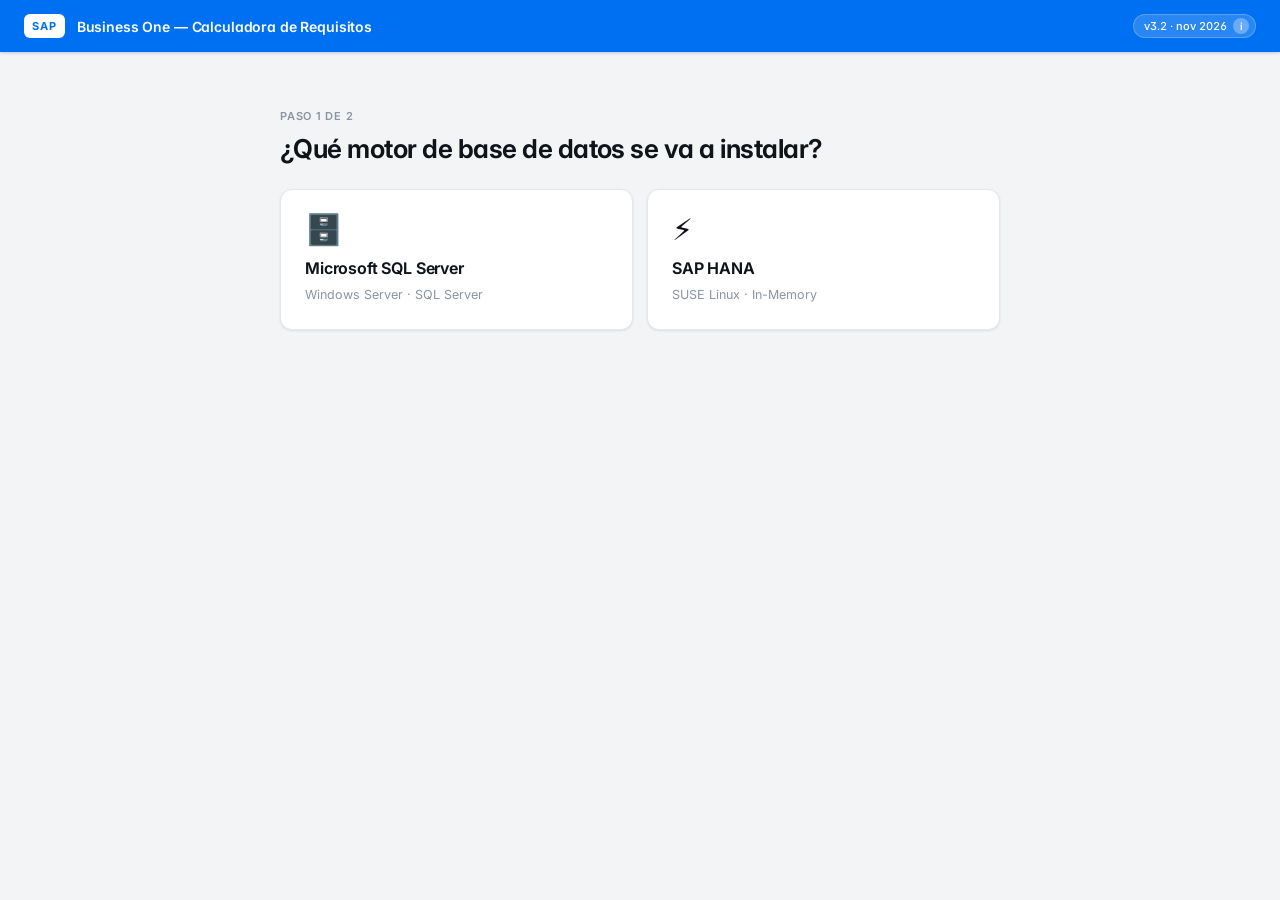
<file: index.html>
<!DOCTYPE html>
<html lang="es">
<head>
<meta charset="UTF-8">
<meta name="viewport" content="width=device-width,initial-scale=1.0">
<title>SAP Business One — Calculadora de Requisitos</title>
<link href="https://fonts.googleapis.com/css2?family=Inter:wght@300;400;500;600;700&display=swap" rel="stylesheet">
<link rel="icon" type="image/svg+xml" href="data:image/svg+xml,<svg xmlns='http://www.w3.org/2000/svg' viewBox='0 0 108 108'><rect width='108' height='108' rx='24' fill='%230F1419'/><g transform='translate(54 54) scale(1.4) translate(-64 -64)'><path d='M36,62 C36,48 44,40 54,40 C64,40 72,48 72,62 L72,82 Q67.5,76 63,82 Q58.5,88 54,82 Q49.5,76 45,82 Q40.5,88 36,82 Z' fill='%23F8FAFC'/><ellipse cx='49' cy='57' rx='2.6' ry='3.6' fill='%230F1419'/><ellipse cx='59' cy='57' rx='2.6' ry='3.6' fill='%230F1419'/><path d='M82,48 Q83,54 89,55 Q83,56 82,62 Q81,56 75,55 Q81,54 82,48 Z' fill='%23FBBF24'/><path d='M76,69 v13 a8,3 0 0 0 16,0 v-13 a8,3 0 0 0 -16,0 Z' fill='%230070F2'/><path d='M76,69 a8,3 0 0 0 16,0 M76,75.5 a8,3 0 0 0 16,0' fill='none' stroke='%23F8FAFC' stroke-width='1.4' stroke-linecap='round'/></g></svg>">
<meta name="theme-color" content="#0070f2">
<link rel="stylesheet" href="styles.css?v=3.2"><!-- ?v=: subirlo en cada versión para que el navegador no use la copia vieja -->
</head>
<body class="wz-open">
<div class="shell">
  <div class="shell-logo">SAP</div>
  <div class="shell-title">Business One — Calculadora de Requisitos</div>
  <div class="shell-ver">v3.2 · nov 2026<span class="info-ico" onmouseenter="positionTip(this)">i<span class="tip">Matrices de compatibilidad SAP: Platform Support Matrix v1.38 (SQL, 2026-06-16) y v1.42 (HANA, 2026-08-28). Avisos EDS/ETS según SAP Notes 3644378 y 3743696. FP 2608 marcado como lanzado. SLES 15 SP5/SP6 marcados fuera de soporte general (SP7 vigente). Buffer Pool SQL configurable agregado 2026-10-23. Versiones de SQL Server 2019 y anteriores marcadas como fuera de distribución. Rediseño visual (v2.4, 2026-11-06): estilos, jerarquía, estados y favicon; cálculos sin cambios. v3.0 (2026-11-09): pantalla de bienvenida (motor y tipo de instalación), botón Generar informe, estilos y lógica en archivos aparte; cálculos sin cambios. v3.1 (2026-11-09): el informe se descarga en Word (formato Informe de revisión); cálculos sin cambios. v3.2 (2026-11-09): el informe toma cliente y tipo de servidor del cálculo, indica la versión de SQL Server a instalar y el estado de licencias de Microsoft; cálculos sin cambios.</span></span></div>
</div>

<!-- BIENVENIDA (v3.0): paso 1 motor, paso 2 tipo de instalación. Lógica en app.js, sección BIENVENIDA E INFORME -->
<section class="welcome" id="welcome" data-step="1">
  <div class="wz-step" data-n="1">
    <p class="wz-kicker">Paso 1 de 2</p>
    <h1 class="wz-title">¿Qué motor de base de datos se va a instalar?</h1>
    <div class="wz-cards">
      <button class="wz-card" onclick="wizDB('sql')">
        <span class="wz-ico">🗄️</span><span class="wz-name">Microsoft SQL Server</span><span class="wz-sub">Windows Server · SQL Server</span>
      </button>
      <button class="wz-card" onclick="wizDB('hana')">
        <span class="wz-ico">⚡</span><span class="wz-name">SAP HANA</span><span class="wz-sub">SUSE Linux · In-Memory</span>
      </button>
    </div>
  </div>
  <div class="wz-step" data-n="2">
    <p class="wz-kicker">Paso 2 de 2 · <span id="wz-db-lbl">Microsoft SQL Server</span></p>
    <h1 class="wz-title">¿Es una instalación nueva o una actualización?</h1>
    <div class="wz-cards">
      <button class="wz-card" onclick="wizTipo('nueva')">
        <span class="wz-ico">🆕</span><span class="wz-name">Instalación nueva</span><span class="wz-sub">Sin base de datos existente. Se dimensiona por usuarios.</span>
      </button>
      <button class="wz-card" onclick="wizTipo('actualizacion')">
        <span class="wz-ico">🔄</span><span class="wz-name">Actualización</span><span class="wz-sub">Ya hay una base de datos. Se dimensiona sobre su tamaño real.</span>
      </button>
    </div>
    <button class="wz-back" onclick="wizBack()">← Cambiar motor</button>
  </div>
</section>

<div class="app">
<aside class="panel">
  <div class="panel-hdr"><div class="panel-hdr-title">⚙ Configuración</div></div>

  <div class="ps">
    <div class="plbl">Motor de base de datos</div>
    <div class="db-row">
      <button class="db-btn active" id="btn-sql" onclick="selectDB('sql')">
        <span class="db-icon">🗄️</span><span class="db-name">MS SQL</span><span class="db-sub">SQL Server</span>
      </button>
      <button class="db-btn" id="btn-hana" onclick="selectDB('hana')">
        <span class="db-icon">⚡</span><span class="db-name">SAP HANA</span><span class="db-sub">In-Memory</span>
      </button>
    </div>
  </div>

  <div class="ps">
    <div class="plbl">Feature Package</div>
    <div class="fp-list" id="fp-list"></div>
  </div>

  <div class="ps">
    <div class="plbl">Tipo de despliegue del App Server</div>
    <div class="dep-row">
      <button class="dep-btn active" data-val="onpremise" onclick="selectDeploy('onpremise')">On-Premise</button>
      <button class="dep-btn" data-val="citrix"    onclick="selectDeploy('citrix')">Citrix/WTS</button>
      <button class="dep-btn" data-val="virtual"   onclick="selectDeploy('virtual')">Virtualizado</button>
    </div>
  </div>

  <!-- CONEXIÓN CLIENTE -->
  <div class="ps">
    <div class="plbl">Arquitectura de conexión cliente</div>
    <div class="con-row">
      <button class="con-btn active" id="con-appserver" onclick="selectConexion('appserver')">
        <span class="con-icon">🖥️→🖧</span>
        <span>Vía App Server</span>
        <span style="font-size:9px;color:var(--t3)">SAP en App Server</span>
      </button>
      <button class="con-btn" id="con-pcusuario" onclick="selectConexion('pcusuario')">
        <span class="con-icon">💻→🗄️</span>
        <span>PC de Usuario</span>
        <span style="font-size:9px;color:var(--t3)">SAP instalado local</span>
      </button>
    </div>
    <div class="con-hint" id="con-hint">
      Todos los usuarios conectan al App Server. La RAM del App Server escala con el número de usuarios.
    </div>
  </div>

  <!-- usuarios App Server cuando es mixto -->
  <div class="ps" id="appserver-users-section" style="display:none">
    <div class="plbl">Usuarios via App Server</div>
    <div class="dim-block">
      <div class="dim-row">
        <span class="dim-lbl">Usuarios que conectan por App Server</span>
        <select class="dim-sel" id="sel-users-app" onchange="setUsersApp(this.value)">
          <option value="1">1 usuario</option>
          <option value="2">2 usuarios</option>
          <option value="3" selected>3 usuarios</option>
          <option value="4">4 usuarios</option>
          <option value="5">5 usuarios</option>
          <option value="6">6 usuarios</option>
          <option value="7">7 usuarios</option>
          <option value="8">8 usuarios</option>
          <option value="10">10 usuarios</option>
        </select>
        <div class="dim-hint">Típicamente admin/técnicos. El resto conecta directamente desde su PC.</div>
      </div>
    </div>
  </div>

  <!-- Tipo instalación -->
  <div class="ps">
    <div class="plbl">Tipo de instalación</div>
    <div class="tipo-row">
      <button class="tipo-btn active" id="tipo-nueva" onclick="selectTipo('nueva')">🆕 Nueva</button>
      <button class="tipo-btn" id="tipo-act"   onclick="selectTipo('actualizacion')">🔄 Actualización</button>
    </div>
    <div class="tipo-hint" id="tipo-hint">Sin BD existente. Disco y RAM estimados por usuarios.</div>
  </div>

  <!-- Dimensionamiento -->
  <div class="ps">
    <div class="plbl">Dimensionamiento</div>
    <div class="dim-block">
      <div class="dim-row">
        <span class="dim-lbl">Total usuarios concurrentes SAP</span>
        <select class="dim-sel" id="sel-users" onchange="setUsers(this.value)">
          <option value="1">1 usuario</option>
          <option value="3">3 usuarios</option>
          <option value="5">5 usuarios</option>
          <option value="10" selected>10 usuarios</option>
          <option value="15">15 usuarios</option>
          <option value="20">20 usuarios</option>
          <option value="25">25 usuarios</option>
          <option value="30">30 usuarios</option>
          <option value="40">40 usuarios</option>
          <option value="50">50 usuarios</option>
          <option value="60">60 usuarios</option>
          <option value="70">70 usuarios</option>
          <option value="80">80 usuarios</option>
          <option value="100">100 usuarios</option>
          <option value="120">120 usuarios</option>
          <option value="150">150 usuarios</option>
        </select>
      </div>
      <div class="dim-row">
        <span class="dim-lbl">Add-ons instalados</span>
        <select class="dim-sel" id="sel-addons" onchange="setAddons(this.value)">
          <option value="0" selected>0 add-ons</option>
          <option value="1">1 add-on</option>
          <option value="2">2 add-ons</option>
          <option value="3">3 add-ons</option>
          <option value="4">4 add-ons</option>
          <option value="5">5 add-ons</option>
          <option value="6">6 add-ons</option>
          <option value="7">7 add-ons</option>
          <option value="8">8 add-ons</option>
        </select>
      </div>
      <div id="dbsize-row" style="display:none">
        <div class="dim-row">
          <span class="dim-lbl">Tamaño actual de BD (GB)</span>
          <div class="dim-num-wrap">
            <input type="number" class="dim-num" id="inp-dbsize" min="10" max="20000" step="10" value="100"
              oninput="setDBSize(this.value)" onblur="fixDBSize(this)">
            <span class="dim-unit">GB</span>
          </div>
          <div class="dim-hint" id="dbsize-hint">Ingresa el tamaño actual. Proyectar crecimiento a 5 años.</div>
        </div>
      </div>
      <div id="bufferpool-row" style="display:none">
        <div class="dim-row">
          <span class="dim-lbl">% Buffer Pool (RAM dedicada a caché SQL)</span>
          <div class="buf-row">
            <button class="buf-btn" id="buf-25" onclick="selectBufferPct(25)">25%<br><span style="font-weight:400">Mínimo</span></button>
            <button class="buf-btn active" id="buf-40" onclick="selectBufferPct(40)">40%<br><span style="font-weight:400">Recomendado</span></button>
            <button class="buf-btn" id="buf-60" onclick="selectBufferPct(60)">60%<br><span style="font-weight:400">Alto rend.</span></button>
          </div>
          <div class="dim-hint">Entre menos % dejes, más lecturas va a disco. 40% es el equilibrio recomendado para producción.</div>
        </div>
      </div>
    </div>
  </div>
</aside>

<main class="main">
  <div class="toolbar">
    <button class="tb-btn" onclick="goHome()">← Inicio</button>
    <button class="tb-btn primary" onclick="openReport()">Generar informe</button>
  </div>
  <div id="main"></div>
</main>
</div>

<!-- Datos del informe (v3.1, ajustes v3.2): se descarga en Word -->
<dialog class="dlg" id="dlg-informe" aria-labelledby="dlg-t">
  <form onsubmit="return descargarInforme(event)">
    <h2 class="dlg-title" id="dlg-t">Generar informe</h2>
    <p class="dlg-sub">Informe de revisión en Word, con la configuración y los resultados que ves en pantalla. Solo texto.</p>
    <label class="dlg-lbl" for="inf-cliente">Nombre del cliente <span class="dlg-opt">(es también a quien va dirigido el informe)</span></label>
    <input class="dim-num" id="inf-cliente" required maxlength="120" autocomplete="off">
    <div class="dlg-two">
      <div><label class="dlg-lbl" for="inf-fecha">Fecha de revisión</label><input class="dim-num" type="date" id="inf-fecha" required></div>
      <div><label class="dlg-lbl" for="inf-tiempo">Tiempo de la actividad <span class="dlg-opt">(opcional · texto)</span></label><input class="dim-num" id="inf-tiempo" maxlength="40" placeholder="Ej.: 1 hora" autocomplete="off" aria-describedby="inf-tiempo-h"><span class="dlg-hint" id="inf-tiempo-h">Texto libre con su unidad: «1 hora», «90 minutos».</span></div>
    </div>
    <p class="dlg-lbl">Servidores</p>
    <p class="dlg-fixed" id="inf-srv"></p>
    <p class="dlg-lbl">Participantes de la revisión</p>
    <div id="inf-parts"></div>
    <button type="button" class="tb-btn part-add" onclick="addPart()">+ Agregar participante</button>
    <label class="dlg-lbl" for="inf-consid">Consideraciones <span class="dlg-opt">(opcional, una por línea)</span></label>
    <textarea class="dim-num dlg-ta" id="inf-consid" rows="3" maxlength="2000"></textarea>
    <label class="dlg-lbl" for="inf-compr">Compromisos <span class="dlg-opt">(opcional, uno por línea)</span></label>
    <textarea class="dim-num dlg-ta" id="inf-compr" rows="3" maxlength="2000"></textarea>
    <div class="dlg-actions">
      <button type="button" class="tb-btn" onclick="document.getElementById('dlg-informe').close()">Cancelar</button>
      <button type="submit" class="tb-btn primary">Descargar Word</button>
    </div>
  </form>
</dialog>
<script src="app.js?v=3.2"></script>
</body>
</html>
</file>
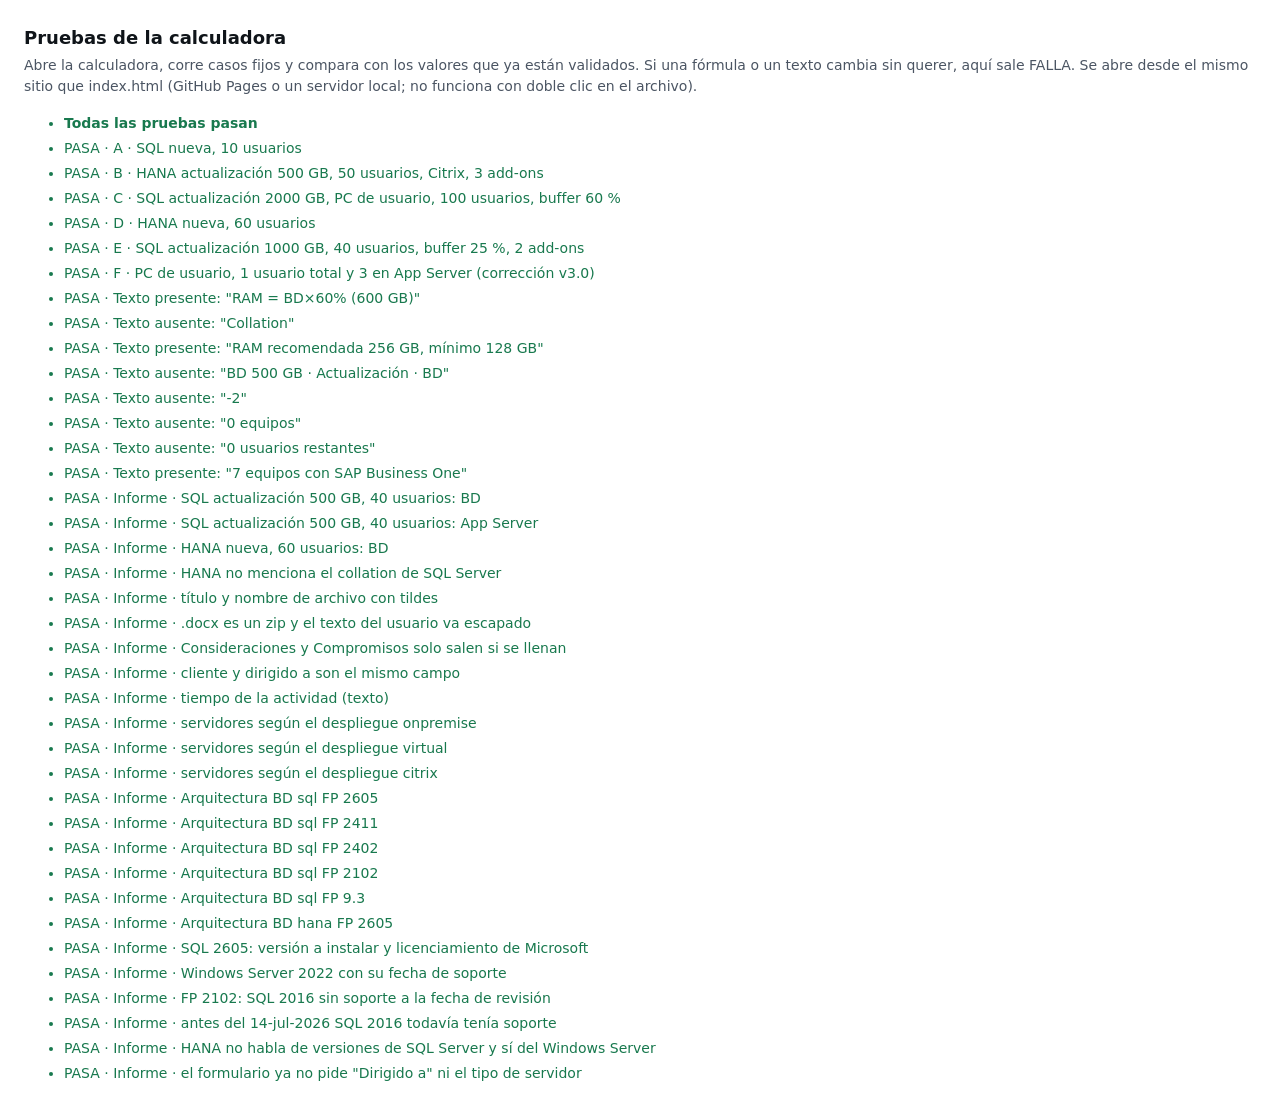
<file: pruebas.html>
<!DOCTYPE html>
<html lang="es">
<head>
<meta charset="UTF-8">
<meta name="viewport" content="width=device-width,initial-scale=1.0">
<title>Pruebas de la calculadora</title>
<style>
  body{font:14px/1.5 system-ui,'Segoe UI',Arial,sans-serif;margin:24px;color:#0f1419;background:#fff}
  h1{font-size:18px;margin:0 0 4px}
  p{margin:0 0 16px;color:#4b5563}
  li{margin:4px 0}
  .ok{color:#18794e}.ko{color:#c42b2b;font-weight:600}
  iframe{display:none}
</style>
</head>
<body>
<h1>Pruebas de la calculadora</h1>
<p>Abre la calculadora, corre casos fijos y compara con los valores que ya están validados. Si una fórmula o un texto cambia sin querer, aquí sale FALLA. Se abre desde el mismo sitio que index.html (GitHub Pages o un servidor local; no funciona con doble clic en el archivo).</p>
<ul id="out"><li>Corriendo…</li></ul>
<iframe id="app" src="index.html"></iframe>
<script>
// Valores validados (v2.3 a v3.2, 2026-11-09). Cambiarlos solo cuando Ghost apruebe un cambio de fórmula.
const BASE={db:'sql',fp:'2605',deploy:'onpremise',users:10,usersApp:3,addons:0,dbsize:100,bufferPct:40,tipo:'nueva',conexion:'appserver'};
const CASOS={
  'A · SQL nueva, 10 usuarios':{s:{},app:{recRAM:40,minRAM:24,cores:2,usersOnApp:10},db:{recRAM:32,minRAM:20,cores:4,dTotal:450,dData:100,dLog:30}},
  'B · HANA actualización 500 GB, 50 usuarios, Citrix, 3 add-ons':{s:{db:'hana',users:50,deploy:'citrix',addons:3,tipo:'actualizacion',dbsize:500},app:{recRAM:104,minRAM:68,cores:10,usersOnApp:50},db:{recRAM:768,minRAM:640,cores:20,dTotal:4500,dData:1500,dLog:500}},
  'C · SQL actualización 2000 GB, PC de usuario, 100 usuarios, buffer 60 %':{s:{conexion:'pcusuario',users:100,deploy:'virtual',tipo:'actualizacion',dbsize:2000,bufferPct:60},app:{recRAM:24,minRAM:16,cores:2,usersOnApp:3},db:{recRAM:1280,minRAM:560,cores:18,dTotal:8850,dData:3000,dLog:1000}},
  'D · HANA nueva, 60 usuarios':{s:{db:'hana',users:60},app:{recRAM:136,minRAM:88,cores:10,usersOnApp:60},db:{recRAM:256,minRAM:128,cores:20,dTotal:2000,dData:500,dLog:400}},
  'E · SQL actualización 1000 GB, 40 usuarios, buffer 25 %, 2 add-ons':{s:{tipo:'actualizacion',dbsize:1000,bufferPct:25,users:40,addons:2},app:{recRAM:112,minRAM:72,cores:8,usersOnApp:40},db:{recRAM:288,minRAM:288,cores:4,dTotal:4450,dData:1500,dLog:500}},
  'F · PC de usuario, 1 usuario total y 3 en App Server (corrección v3.0)':{s:{conexion:'pcusuario',users:1},app:{recRAM:16,minRAM:12,cores:2,usersOnApp:1},db:{recRAM:24,minRAM:16,cores:4,dTotal:450,dData:100,dLog:30}},
};
// Textos que se corrigieron en v3.0: [caso, texto que debe aparecer (true) o no aparecer (false)]
const TEXTOS=[
  [{tipo:'actualizacion',dbsize:1000,bufferPct:60},'RAM = BD×60% (600 GB)',true],
  [{db:'hana'},'Collation',false],
  [{db:'hana',users:60},'RAM recomendada 256 GB, mínimo 128 GB',true],
  [{db:'hana',tipo:'actualizacion',dbsize:500},'BD 500 GB · Actualización · BD',false],
  [{conexion:'pcusuario',users:1},'-2',false],
  [{conexion:'pcusuario',users:3,usersApp:3},'0 equipos',false],
  [{conexion:'pcusuario',users:3,usersApp:3},'0 usuarios restantes',false],
  [{conexion:'pcusuario',users:10,usersApp:3},'7 equipos con SAP Business One',true],
];
document.getElementById('app').addEventListener('load',e=>{
  const w=e.target.contentWindow, out=[];
  w.S=w.eval('S'); // S se declara con const en app.js: no es propiedad de window, se toma de su ámbito global
  const linea=(ok,txt)=>out.push(`<li class="${ok?'ok':'ko'}">${ok?'PASA':'FALLA'} · ${txt}</li>`);
  for(const [nombre,c] of Object.entries(CASOS)){
    Object.assign(w.S,BASE,c.s);
    const app=w.calcAppServer(), db=w.S.db==='hana'?w.calcDBHANA():w.calcDBSQL();
    const mal=[...Object.entries(c.app).filter(([k,v])=>app[k]!==v).map(([k,v])=>`App ${k}=${app[k]} (esperado ${v})`),
               ...Object.entries(c.db).filter(([k,v])=>db[k]!==v).map(([k,v])=>`BD ${k}=${db[k]} (esperado ${v})`)];
    linea(!mal.length, nombre+(mal.length?' → '+mal.join(', '):''));
  }
  for(const [s,txt,debe] of TEXTOS){
    Object.assign(w.S,BASE,s); w.render();
    const hay=w.document.getElementById('main').textContent.includes(txt);
    linea(hay===debe,`Texto ${debe?'presente':'ausente'}: "${txt}"`);
  }
  // Informe en Word (v3.1 y v3.2): textos con cifras de la calculadora y archivo .docx
  const FORM={cliente:'Cliente X',fecha:'2026-11-09',tiempo:'',participantes:[{n:'A',c:'B',e:'C'}],consideraciones:'',compromisos:''};
  const fila=(d,i,k)=>(d.bloques[i].filas.find(r=>r[0]===k)||[])[1];
  const eq=(nombre,real,esperado)=>linea(real===esperado,'Informe · '+nombre+(real===esperado?'':' → '+real+' (esperado '+esperado+')'));
  Object.assign(w.S,BASE,{tipo:'actualizacion',dbsize:500,users:40,bufferPct:40});
  let d=w.buildReportData(FORM);
  eq('SQL actualización 500 GB, 40 usuarios: BD',[fila(d,0,'RAM'),fila(d,0,'Capacidad de almacenamiento'),fila(d,0,'Procesador')].join(' | '),'256 GB | 2.250 GB | 4 Core');
  eq('SQL actualización 500 GB, 40 usuarios: App Server',[fila(d,1,'RAM'),fila(d,1,'Procesador'),fila(d,1,'Capacidad de almacenamiento')].join(' | '),'16 GB sin usuarios RDP / 96 GB con usuarios RDP | 2 Core sin usuarios RDP / 8 Core con usuarios RDP | 100 GB');
  Object.assign(w.S,BASE,{db:'hana',users:60});
  d=w.buildReportData(FORM);
  eq('HANA nueva, 60 usuarios: BD',[fila(d,0,'S.O. Base'),fila(d,0,'RAM'),fila(d,0,'Capacidad de almacenamiento')].join(' | '),'SUSE Linux Enterprise Server 15 SP7 | 256 GB | 2.000 GB');
  linea(!d.obs.join(' ').includes('collation'),'Informe · HANA no menciona el collation de SQL Server');
  Object.assign(w.S,BASE);
  d=w.buildReportData({...FORM,cliente:'Peñón & Cía'});
  eq('título y nombre de archivo con tildes',d.titulo+' | '+d.archivo,'INFORME DE REVISIÓN PEÑÓN & CÍA | Informe de revision - Penon Cia - 2026-11-09.docx');
  const txt=x=>new TextDecoder().decode(w.buildDocx(x));
  const bytes=w.buildDocx(w.buildReportData({...FORM,cliente:'<b>X</b>'}));
  const t1=new TextDecoder().decode(bytes);
  linea(bytes[0]===0x50&&bytes[1]===0x4B&&t1.includes('&lt;b&gt;X&lt;/b&gt;')&&!t1.includes('X</b>'),'Informe · .docx es un zip y el texto del usuario va escapado');
  const t2=txt(w.buildReportData(FORM)), t3=txt(w.buildReportData({...FORM,consideraciones:'Uno',compromisos:'Dos'}));
  linea(!t2.includes('Consideraciones')&&!t2.includes('Compromisos')&&t3.includes('6. Consideraciones')&&t3.includes('7. Compromisos'),'Informe · Consideraciones y Compromisos solo salen si se llenan');
  // v3.2: cliente = dirigido a, servidores desde el despliegue, versión de SQL a instalar y licencias de Microsoft
  const info=(d,k)=>(d.info.find(r=>r[0]===k)||[])[1];
  Object.assign(w.S,BASE);
  d=w.buildReportData({...FORM,tiempo:'90 minutos'});
  eq('cliente y dirigido a son el mismo campo',info(d,'Nombre del Cliente (dirigido a)')+' | '+(info(d,'Dirigido a')===undefined),'Cliente X | true');
  eq('tiempo de la actividad (texto)',info(d,'Tiempo de la actividad'),'90 minutos');
  for(const [dep,modelo,virt,act] of [['onpremise','Físico','No','físicos'],['virtual','Virtualizado','Sí','virtualizados'],['citrix','Físico (Citrix/WTS)','No','físicos']]){
    Object.assign(w.S,BASE,{deploy:dep});
    d=w.buildReportData(FORM);
    eq('servidores según el despliegue '+dep,[fila(d,0,'Modelo de Sistema'),fila(d,1,'Modelo de Sistema'),fila(d,0,'Servidor Virtualizado'),d.actividades.includes('servidores '+act)].join(' | '),[modelo,modelo,virt,true].join(' | '));
  }
  for(const [db,fp,esperado] of [['sql','2605','SQL Server 2022'],['sql','2411','SQL Server 2022'],['sql','2402','SQL Server 2019'],['sql','2102','SQL Server 2019'],['sql','9.3','SQL Server 2017'],['hana','2605','SAP HANA']]){
    Object.assign(w.S,BASE,{db,fp});
    eq('Arquitectura BD '+db+' FP '+fp,info(w.buildReportData(FORM),'Arquitectura BD'),esperado);
  }
  Object.assign(w.S,BASE); d=w.buildReportData(FORM); let ob=d.obs.join(' ');
  linea(ob.includes('Versión de SQL Server a instalar: SQL Server 2022')&&ob.includes('Microsoft comercializa hoy solo SQL Server 2025')&&ob.includes('hasta el 11 de enero de 2033')&&ob.includes('consultado el 9 de noviembre de 2026'),'Informe · SQL 2605: versión a instalar y licenciamiento de Microsoft');
  linea(ob.includes('Windows Server 2022 (soporte de Microsoft hasta el 14 de octubre de 2031)'),'Informe · Windows Server 2022 con su fecha de soporte');
  Object.assign(w.S,BASE,{fp:'2102'}); ob=w.buildReportData(FORM).obs.join(' ');
  linea(ob.includes('Ya sin soporte de Microsoft: SQL Server 2016.')&&ob.includes('SQL Server 2019')&&ob.includes('hasta el 8 de enero de 2030'),'Informe · FP 2102: SQL 2016 sin soporte a la fecha de revisión');
  Object.assign(w.S,BASE,{fp:'2102'}); ob=w.buildReportData({...FORM,fecha:'2026-01-10'}).obs.join(' ');
  linea(!ob.includes('Ya sin soporte de Microsoft')&&!ob.includes('SQL Server 2016 (sin'),'Informe · antes del 14-jul-2026 SQL 2016 todavía tenía soporte');
  Object.assign(w.S,BASE,{db:'hana'}); ob=w.buildReportData(FORM).obs.join(' ');
  linea(!ob.includes('Versión de SQL Server a instalar')&&ob.includes('Sistema operativo Windows Server'),'Informe · HANA no habla de versiones de SQL Server y sí del Windows Server');
  linea(w.document.querySelectorAll('#inf-para,#inf-modelo').length===0&&!!w.document.getElementById('inf-srv'),'Informe · el formulario ya no pide "Dirigido a" ni el tipo de servidor');
  const fallas=out.filter(l=>l.includes('FALLA')).length;
  out.unshift(`<li class="${fallas?'ko':'ok'}"><b>${fallas?fallas+' prueba(s) fallan':'Todas las pruebas pasan'}</b></li>`);
  document.getElementById('out').innerHTML=out.join('');
  document.title=(fallas?'FALLA':'PASA')+' · Pruebas de la calculadora';
});
</script>
</body>
</html>
</file>
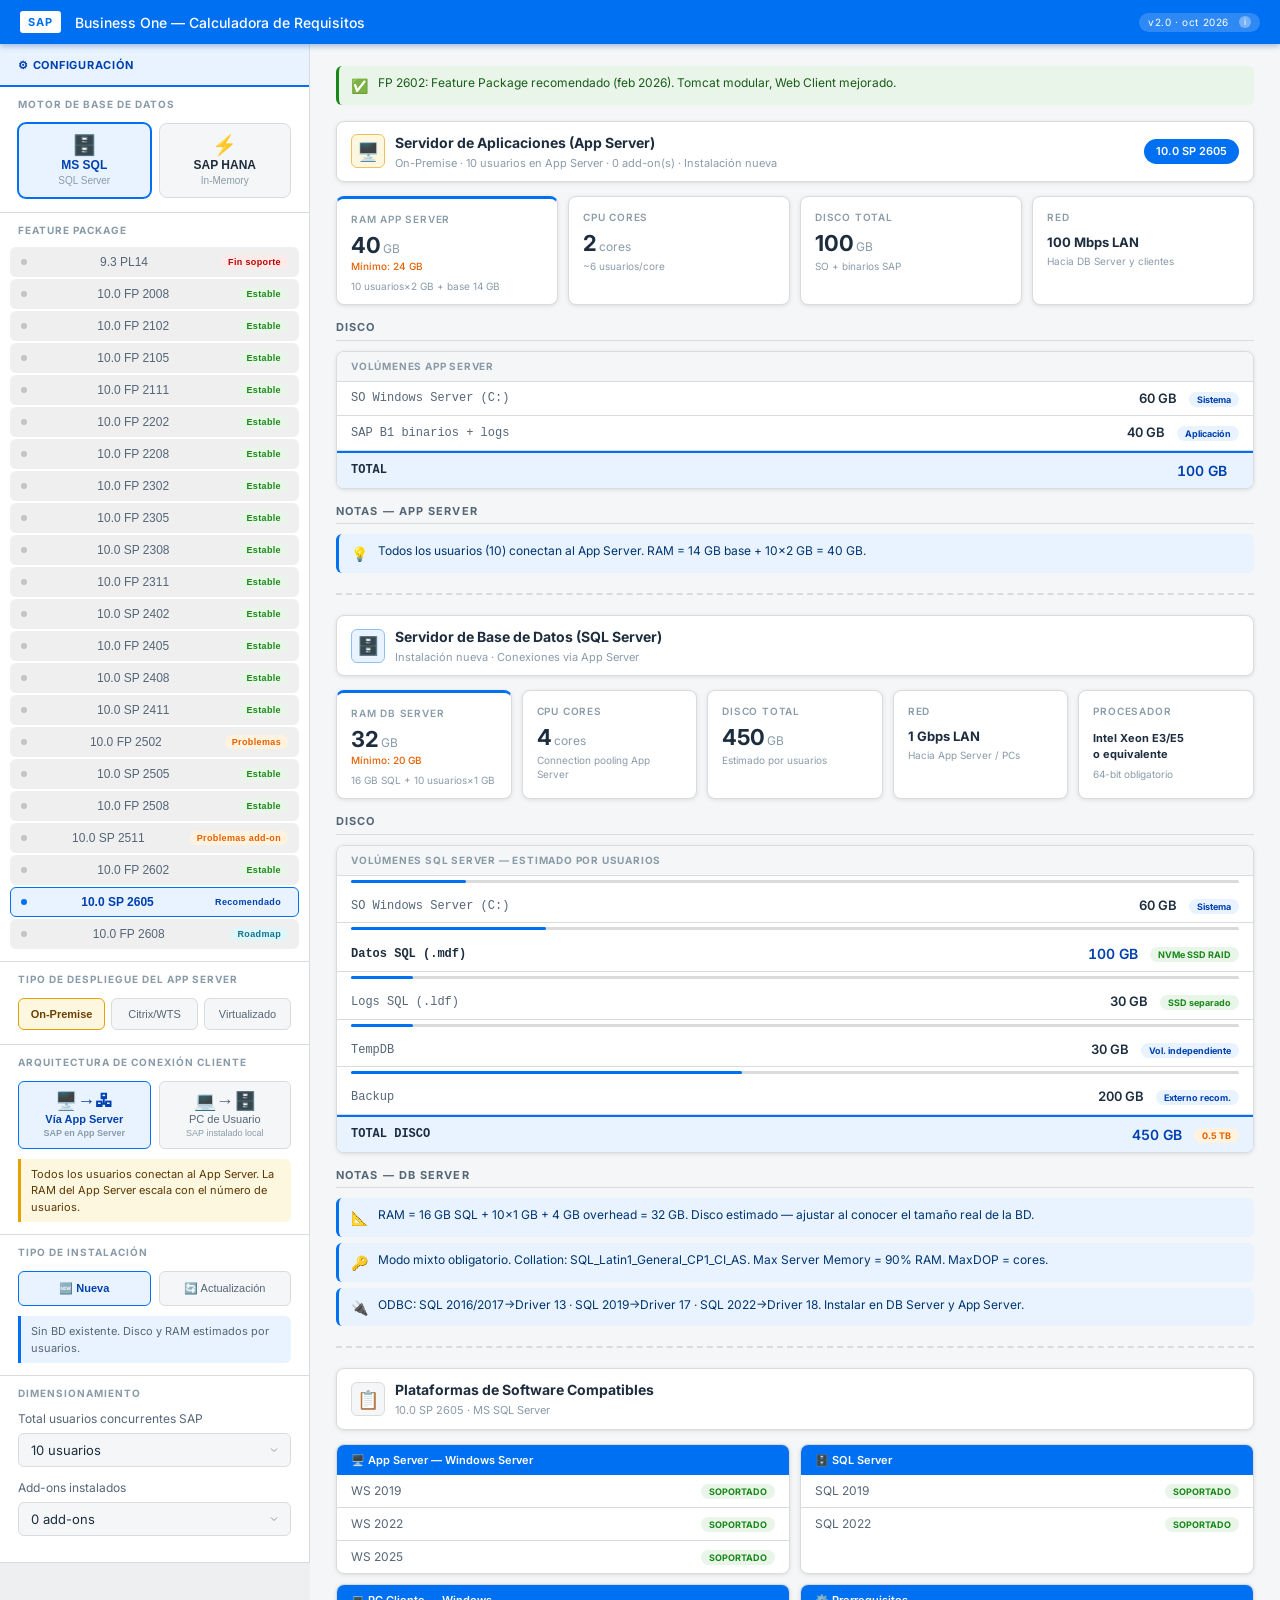
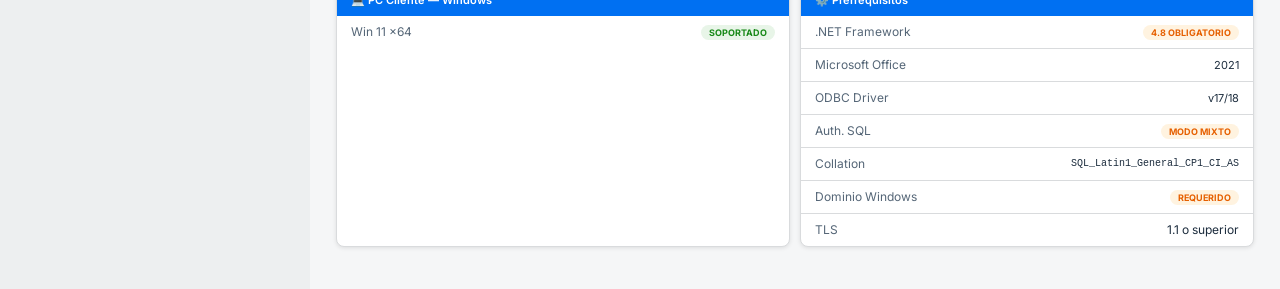
<file: sap_b1_calculator.html>
<!DOCTYPE html>
<html lang="es">
<head>
<meta charset="UTF-8">
<meta name="viewport" content="width=device-width,initial-scale=1.0">
<title>SAP Business One — Calculadora de Requisitos</title>
<link href="https://fonts.googleapis.com/css2?family=Inter:wght@300;400;500;600;700&display=swap" rel="stylesheet">
<style>
*,*::before,*::after{box-sizing:border-box;margin:0;padding:0}
:root{
  --sap:#0070f2;--sap-dk:#0040b0;--sap-lt:#e8f3ff;
  --gold:#e8a000;--gold-bg:#fef7e0;
  --grn:#188918;--grn-bg:#e8f5e8;
  --red:#bb0000;--red-bg:#ffeaea;
  --org:#e66000;--org-bg:#fff3e0;
  --teal:#0e7490;--teal-bg:#e0f5f8;
  --bg0:#edeff0;--bg1:#f5f6f7;--bg2:#fff;
  --bd:#d9dbdd;--bd2:#c2c4c6;
  --t1:#1d2d3e;--t2:#556677;--t3:#8a9ba8;
  --sh1:0 1px 4px rgba(0,0,0,.1);--sh2:0 2px 12px rgba(0,0,0,.12);
  --r:8px;--rs:6px;--f:'Inter',Arial,sans-serif;
}
body{font-family:var(--f);background:var(--bg0);color:var(--t1);font-size:13px;line-height:1.5;min-height:100vh}
.shell{background:var(--sap);height:44px;display:flex;align-items:center;padding:0 20px;gap:14px;box-shadow:0 2px 6px rgba(0,70,160,.35);position:sticky;top:0;z-index:200}
.shell-logo{background:#fff;color:var(--sap);font-size:11px;font-weight:700;letter-spacing:.08em;padding:3px 8px;border-radius:3px}
.shell-title{color:#fff;font-size:14px;font-weight:500;overflow:hidden;text-overflow:ellipsis;white-space:nowrap;min-width:0}
.shell-ver{margin-left:auto;flex-shrink:0;background:rgba(255,255,255,.18);color:#fff;font-size:10px;padding:2px 9px;border-radius:20px;letter-spacing:.06em;white-space:nowrap;display:flex;align-items:center;gap:5px}
.shell-ver .info-ico{background:rgba(255,255,255,.35);width:12px;height:12px;font-size:9px}
.app{display:grid;grid-template-columns:310px 1fr;align-items:start}
.panel{background:var(--bg2);border-right:1px solid var(--bd);overflow-y:auto;min-height:calc(100vh - 44px)}
.panel-hdr{background:var(--sap-lt);border-bottom:2px solid var(--sap);padding:13px 18px 11px}
.panel-hdr-title{font-size:11px;font-weight:700;color:var(--sap-dk);letter-spacing:.07em;text-transform:uppercase}
.ps{border-bottom:1px solid var(--bd)}
.plbl{padding:10px 18px 5px;font-size:10px;font-weight:700;color:var(--t3);text-transform:uppercase;letter-spacing:.1em}
/* DB BUTTONS */
.db-row{display:grid;grid-template-columns:1fr 1fr;gap:8px;padding:6px 18px 14px}
.db-btn{display:flex;flex-direction:column;align-items:center;justify-content:center;padding:11px 8px;border:1.5px solid var(--bd);border-radius:var(--r);background:var(--bg1);cursor:pointer;transition:all .15s;gap:3px}
.db-btn:hover{border-color:var(--sap);background:var(--sap-lt)}
.db-btn.active{border-color:var(--sap);background:var(--sap-lt);box-shadow:0 0 0 1px var(--sap)}
.db-icon{font-size:20px;line-height:1}
.db-name{font-size:12px;font-weight:600;color:var(--t1)}
.db-sub{font-size:10px;color:var(--t3)}
.db-btn.active .db-name{color:var(--sap-dk)}
/* FP LIST */
.fp-list{padding:4px 10px 12px;display:flex;flex-direction:column;gap:2px}
.fp-item{display:flex;align-items:center;gap:9px;padding:7px 10px;border-radius:var(--rs);cursor:pointer;transition:background .12s;border:1.5px solid transparent}
.fp-item:hover{background:var(--bg1)}
.fp-item.active{background:var(--sap-lt);border-color:var(--sap)}
.fp-dot{width:6px;height:6px;border-radius:50%;background:var(--bd2);flex-shrink:0}
.fp-item.active .fp-dot{background:var(--sap)}
.fp-name{font-size:12px;color:var(--t2);flex:1}
.fp-item.active .fp-name{color:var(--sap-dk);font-weight:600}
.tag{font-size:9px;font-weight:700;padding:2px 7px;border-radius:20px;letter-spacing:.04em;white-space:nowrap}
.tag-eom{background:var(--red-bg);color:var(--red)}
.tag-stable{background:var(--grn-bg);color:var(--grn)}
.tag-ok{background:var(--sap-lt);color:var(--sap-dk)}
.tag-warn{background:var(--org-bg);color:var(--org)}
.tag-road{background:var(--teal-bg);color:var(--teal)}
/* DEPLOY */
.dep-row{display:grid;grid-template-columns:repeat(3,1fr);gap:6px;padding:6px 18px 14px}
.dep-btn{padding:9px 4px;border:1.5px solid var(--bd);border-radius:var(--rs);background:var(--bg1);font-size:11px;font-weight:500;color:var(--t2);cursor:pointer;transition:all .13s;text-align:center}
.dep-btn:hover{border-color:var(--gold)}
.dep-btn.active{border-color:var(--gold);background:var(--gold-bg);color:#6b4000;font-weight:600}
/* TIPO */
.tipo-row{display:grid;grid-template-columns:1fr 1fr;gap:8px;padding:6px 18px 10px}
.tipo-btn{padding:10px 6px;border:1.5px solid var(--bd);border-radius:var(--rs);background:var(--bg1);font-size:11px;font-weight:500;color:var(--t2);cursor:pointer;transition:all .13s;text-align:center}
.tipo-btn:hover{border-color:var(--sap)}
.tipo-btn.active{border-color:var(--sap);background:var(--sap-lt);color:var(--sap-dk);font-weight:600}
.tipo-hint{margin:0 18px 12px;padding:7px 10px;background:var(--sap-lt);border-left:3px solid var(--sap);border-radius:0 var(--rs) var(--rs) 0;font-size:11px;color:var(--t2);line-height:1.5}
/* CONEXION CLIENTE */
.con-row{display:grid;grid-template-columns:1fr 1fr;gap:8px;padding:6px 18px 10px}
.con-btn{display:flex;flex-direction:column;align-items:center;justify-content:center;gap:3px;padding:10px 6px;border:1.5px solid var(--bd);border-radius:var(--rs);background:var(--bg1);font-size:11px;font-weight:500;color:var(--t2);cursor:pointer;transition:all .13s;text-align:center}
.con-btn:hover{border-color:var(--sap)}
.con-btn.active{border-color:var(--sap);background:var(--sap-lt);color:var(--sap-dk);font-weight:600}
.con-icon{font-size:18px;line-height:1}
.con-hint{margin:0 18px 12px;padding:7px 10px;background:var(--gold-bg);border-left:3px solid var(--gold);border-radius:0 var(--rs) var(--rs) 0;font-size:11px;color:#5a3800;line-height:1.5}
/* SELECTS */
.dim-block{padding:4px 18px 14px}
.dim-row{margin-bottom:12px}
.dim-lbl{font-size:12px;color:var(--t2);margin-bottom:5px;display:block}
.dim-sel{width:100%;padding:8px 30px 8px 12px;border:1.5px solid var(--bd);border-radius:var(--rs);background:var(--bg1);color:var(--t1);font-size:13px;font-family:var(--f);cursor:pointer;outline:none;appearance:none;background-image:url("data:image/svg+xml,%3Csvg xmlns='http://www.w3.org/2000/svg' width='12' height='12' viewBox='0 0 24 24' fill='none' stroke='%238a9ba8' stroke-width='2'%3E%3Cpolyline points='6 9 12 15 18 9'/%3E%3C/svg%3E");background-repeat:no-repeat;background-position:right 10px center}
.dim-sel:focus{border-color:var(--sap)}
.dim-num-wrap{display:flex;gap:6px;align-items:center}
.dim-num{flex:1;padding:8px 12px;border:1.5px solid var(--bd);border-radius:var(--rs);background:var(--bg1);color:var(--t1);font-size:13px;font-family:var(--f);outline:none}
.dim-num:focus{border-color:var(--sap)}
.dim-unit{font-size:12px;color:var(--t3);white-space:nowrap}
.dim-hint{margin-top:6px;padding:6px 9px;background:#f8f9fa;border:1px solid var(--bd);border-radius:var(--rs);font-size:10px;color:var(--t3);line-height:1.5}
.buf-row{display:grid;grid-template-columns:1fr 1fr 1fr;gap:6px}
.buf-btn{padding:8px 4px;border:1.5px solid var(--bd);border-radius:var(--rs);background:var(--bg1);font-size:10.5px;font-weight:500;color:var(--t2);cursor:pointer;transition:all .13s;text-align:center}
.buf-btn:hover{border-color:var(--sap)}
.buf-btn.active{border-color:var(--sap);background:var(--sap-lt);color:var(--sap-dk);font-weight:600}
.info-ico{display:inline-flex;align-items:center;justify-content:center;width:14px;height:14px;border-radius:50%;background:var(--bd2);color:#fff;font-size:10px;font-style:normal;cursor:help;margin-left:5px;position:relative;vertical-align:middle}
.info-ico .tip{visibility:hidden;opacity:0;position:fixed;background:var(--t1);color:#fff;padding:9px 11px;border-radius:var(--rs);font-size:11px;font-weight:400;line-height:1.5;width:260px;box-shadow:var(--sh2);transition:opacity .15s;z-index:9999;text-align:left}
.info-ico .tip::after{content:'';position:absolute;left:var(--arrow-left,50%);border:5px solid transparent}
.info-ico .tip.tip-above::after{top:100%;border-top-color:var(--t1)}
.info-ico .tip.tip-below::after{bottom:100%;border-bottom-color:var(--t1)}
.info-ico:hover .tip{visibility:visible;opacity:1}
/* MAIN */
.main{background:var(--bg1);padding:22px 26px;overflow-y:auto}
/* SERVER BLOCK */
.srv-block{margin-bottom:20px}
.srv-hdr{display:flex;align-items:center;gap:10px;margin-bottom:14px;padding:10px 14px;background:var(--bg2);border:1px solid var(--bd);border-radius:var(--r);box-shadow:var(--sh1)}
.srv-hdr-icon{width:34px;height:34px;border-radius:var(--rs);display:flex;align-items:center;justify-content:center;font-size:18px;flex-shrink:0}
.srv-hdr-icon.app{background:var(--gold-bg);border:1px solid #f0c060}
.srv-hdr-icon.db-sql{background:var(--sap-lt);border:1px solid #90c0f0}
.srv-hdr-icon.db-hana{background:var(--grn-bg);border:1px solid #90d090}
.srv-hdr-icon.pc{background:#f3f0ff;border:1px solid #c4b5fd}
.srv-hdr-icon.sw{background:var(--bg1);border:1px solid var(--bd)}
.srv-hdr-info{flex:1}
.srv-hdr-title{font-size:14px;font-weight:700;color:var(--t1)}
.srv-hdr-sub{font-size:11px;color:var(--t3);margin-top:2px}
.srv-badge{background:var(--sap);color:#fff;font-size:11px;font-weight:600;padding:4px 12px;border-radius:20px;white-space:nowrap}
/* KPI */
.kpi-grid{display:grid;grid-template-columns:repeat(auto-fit,minmax(130px,1fr));gap:10px;margin-bottom:14px}
.kpi{background:var(--bg2);border:1px solid var(--bd);border-radius:var(--r);padding:13px 14px 11px;box-shadow:var(--sh1);transition:box-shadow .15s}
.kpi:hover{box-shadow:var(--sh2)}
.kpi.accent{border-top:3px solid var(--sap)}
.kpi.accent-gold{border-top:3px solid var(--gold)}
.kpi.accent-grn{border-top:3px solid var(--grn)}
.kpi-lbl{font-size:10px;font-weight:600;color:var(--t3);text-transform:uppercase;letter-spacing:.08em;margin-bottom:7px}
.kpi-val{font-size:22px;font-weight:700;color:var(--t1);line-height:1}
.kpi-unit{font-size:12px;font-weight:400;color:var(--t3);margin-left:2px}
.kpi-sub{font-size:10px;color:var(--t3);margin-top:5px;line-height:1.4}
.kpi-min{font-size:10px;color:var(--org);margin-top:3px;font-weight:500}
/* SEC TITLE */
.sec-t{font-size:11px;font-weight:700;color:var(--t2);text-transform:uppercase;letter-spacing:.1em;border-bottom:1px solid var(--bd);padding-bottom:4px;margin-bottom:10px;margin-top:14px}
/* DISK */
.disk-card{background:var(--bg2);border:1px solid var(--bd);border-radius:var(--r);overflow:hidden;box-shadow:var(--sh1);margin-bottom:14px}
.disk-shdr{background:var(--bg1);padding:7px 14px;font-size:10px;font-weight:700;color:var(--t3);text-transform:uppercase;letter-spacing:.08em;border-bottom:1px solid var(--bd)}
.disk-row{display:grid;grid-template-columns:1fr auto auto;align-items:center;padding:7px 14px;border-bottom:1px solid var(--bd);gap:12px}
.disk-row:last-child{border-bottom:none}
.disk-row.total{background:var(--sap-lt);border-top:2px solid var(--sap)}
.dp{font-size:12px;color:var(--t2);font-family:monospace}
.dp.b{font-weight:700;color:var(--t1)}
.dg{font-size:13px;font-weight:600;color:var(--t1);text-align:right;font-variant-numeric:tabular-nums}
.dg.a{color:var(--sap-dk);font-size:14px}
.bar-wrap{grid-column:1/-1;height:3px;background:var(--bd);border-radius:2px;margin:-3px 0 1px}
.bar{height:3px;border-radius:2px;background:var(--sap)}
/* SW */
.sw-grid{display:grid;grid-template-columns:1fr 1fr;gap:10px;margin-bottom:14px}
.sw-card{background:var(--bg2);border:1px solid var(--bd);border-radius:var(--r);overflow:hidden;box-shadow:var(--sh1)}
.sw-hdr{background:var(--sap);color:#fff;padding:7px 14px;font-size:11px;font-weight:600}
.sw-t{width:100%;border-collapse:collapse}
.sw-t tr{border-bottom:1px solid var(--bd)}
.sw-t tr:last-child{border-bottom:none}
.sw-t td{padding:7px 14px;font-size:12px;vertical-align:middle}
.sw-t td:first-child{color:var(--t2)}
.sw-t td:last-child{text-align:right}
.bok{background:var(--grn-bg);color:var(--grn);padding:2px 8px;border-radius:20px;font-size:9px;font-weight:700}
.breq{background:var(--org-bg);color:var(--org);padding:2px 8px;border-radius:20px;font-size:9px;font-weight:700}
.binf{background:var(--sap-lt);color:var(--sap-dk);padding:2px 8px;border-radius:20px;font-size:9px;font-weight:700}
/* NOTES */
.note{display:flex;gap:10px;padding:8px 12px;border-radius:var(--rs);margin-bottom:6px;font-size:12px;line-height:1.55}
.n-ok{background:var(--grn-bg);border-left:3px solid var(--grn);color:#1a5c1a}
.n-warn{background:var(--org-bg);border-left:3px solid var(--org);color:#7a3200}
.n-danger{background:var(--red-bg);border-left:3px solid var(--red);color:#880000}
.n-info{background:var(--sap-lt);border-left:3px solid var(--sap);color:#003570}
.ni{flex-shrink:0;font-size:14px;margin-top:1px}
.srv-divider{border:none;border-top:2px dashed var(--bd);margin:20px 0}
/* PC table */
.pc-table{width:100%;border-collapse:collapse;background:var(--bg2);border:1px solid var(--bd);border-radius:var(--r);overflow:hidden;box-shadow:var(--sh1);margin-bottom:14px}
.pc-table thead tr{background:var(--sap);color:#fff}
.pc-table th{padding:8px 14px;font-size:11px;font-weight:600;text-align:left}
.pc-table tbody tr{border-bottom:1px solid var(--bd)}
.pc-table tbody tr:last-child{border-bottom:none}
.pc-table td{padding:8px 14px;font-size:12px;color:var(--t2)}
.pc-table td:nth-child(2){font-weight:600;color:var(--t1)}
@media(max-width:900px){.app{grid-template-columns:1fr}.sw-grid{grid-template-columns:1fr}}
</style>
</head>
<body>
<div class="shell">
  <div class="shell-logo">SAP</div>
  <div class="shell-title">Business One — Calculadora de Requisitos</div>
  <div class="shell-ver">v2.0 · oct 2026<span class="info-ico" onmouseenter="positionTip(this)">i<span class="tip">Matrices de compatibilidad SAP: Platform Support Matrix v1.38 (SQL) y v1.41 (HANA), ambas del 2026-06-16. Buffer Pool SQL configurable agregado 2026-10-23.</span></span></div>
</div>
<div class="app">
<aside class="panel">
  <div class="panel-hdr"><div class="panel-hdr-title">⚙ Configuración</div></div>

  <div class="ps">
    <div class="plbl">Motor de base de datos</div>
    <div class="db-row">
      <button class="db-btn active" id="btn-sql" onclick="selectDB('sql')">
        <span class="db-icon">🗄️</span><span class="db-name">MS SQL</span><span class="db-sub">SQL Server</span>
      </button>
      <button class="db-btn" id="btn-hana" onclick="selectDB('hana')">
        <span class="db-icon">⚡</span><span class="db-name">SAP HANA</span><span class="db-sub">In-Memory</span>
      </button>
    </div>
  </div>

  <div class="ps">
    <div class="plbl">Feature Package</div>
    <div class="fp-list" id="fp-list"></div>
  </div>

  <div class="ps">
    <div class="plbl">Tipo de despliegue del App Server</div>
    <div class="dep-row">
      <button class="dep-btn active" data-val="onpremise" onclick="selectDeploy('onpremise')">On-Premise</button>
      <button class="dep-btn" data-val="citrix"    onclick="selectDeploy('citrix')">Citrix/WTS</button>
      <button class="dep-btn" data-val="virtual"   onclick="selectDeploy('virtual')">Virtualizado</button>
    </div>
  </div>

  <!-- CONEXIÓN CLIENTE -->
  <div class="ps">
    <div class="plbl">Arquitectura de conexión cliente</div>
    <div class="con-row">
      <button class="con-btn active" id="con-appserver" onclick="selectConexion('appserver')">
        <span class="con-icon">🖥️→🖧</span>
        <span>Vía App Server</span>
        <span style="font-size:9px;color:var(--t3)">SAP en App Server</span>
      </button>
      <button class="con-btn" id="con-pcusuario" onclick="selectConexion('pcusuario')">
        <span class="con-icon">💻→🗄️</span>
        <span>PC de Usuario</span>
        <span style="font-size:9px;color:var(--t3)">SAP instalado local</span>
      </button>
    </div>
    <div class="con-hint" id="con-hint">
      Todos los usuarios conectan al App Server. La RAM del App Server escala con el número de usuarios.
    </div>
  </div>

  <!-- usuarios App Server cuando es mixto -->
  <div class="ps" id="appserver-users-section" style="display:none">
    <div class="plbl">Usuarios via App Server</div>
    <div class="dim-block">
      <div class="dim-row">
        <span class="dim-lbl">Usuarios que conectan por App Server</span>
        <select class="dim-sel" id="sel-users-app" onchange="setUsersApp(this.value)">
          <option value="1">1 usuario</option>
          <option value="2">2 usuarios</option>
          <option value="3" selected>3 usuarios</option>
          <option value="4">4 usuarios</option>
          <option value="5">5 usuarios</option>
          <option value="6">6 usuarios</option>
          <option value="7">7 usuarios</option>
          <option value="8">8 usuarios</option>
          <option value="10">10 usuarios</option>
        </select>
        <div class="dim-hint">Típicamente admin/técnicos. El resto conecta directamente desde su PC.</div>
      </div>
    </div>
  </div>

  <!-- Tipo instalación -->
  <div class="ps">
    <div class="plbl">Tipo de instalación</div>
    <div class="tipo-row">
      <button class="tipo-btn active" id="tipo-nueva" onclick="selectTipo('nueva')">🆕 Nueva</button>
      <button class="tipo-btn" id="tipo-act"   onclick="selectTipo('actualizacion')">🔄 Actualización</button>
    </div>
    <div class="tipo-hint" id="tipo-hint">Sin BD existente. Disco y RAM estimados por usuarios.</div>
  </div>

  <!-- Dimensionamiento -->
  <div class="ps">
    <div class="plbl">Dimensionamiento</div>
    <div class="dim-block">
      <div class="dim-row">
        <span class="dim-lbl">Total usuarios concurrentes SAP</span>
        <select class="dim-sel" id="sel-users" onchange="setUsers(this.value)">
          <option value="1">1 usuario</option>
          <option value="3">3 usuarios</option>
          <option value="5">5 usuarios</option>
          <option value="10" selected>10 usuarios</option>
          <option value="15">15 usuarios</option>
          <option value="20">20 usuarios</option>
          <option value="25">25 usuarios</option>
          <option value="30">30 usuarios</option>
          <option value="40">40 usuarios</option>
          <option value="50">50 usuarios</option>
          <option value="60">60 usuarios</option>
          <option value="70">70 usuarios</option>
          <option value="80">80 usuarios</option>
          <option value="100">100 usuarios</option>
          <option value="120">120 usuarios</option>
          <option value="150">150 usuarios</option>
        </select>
      </div>
      <div class="dim-row">
        <span class="dim-lbl">Add-ons instalados</span>
        <select class="dim-sel" id="sel-addons" onchange="setAddons(this.value)">
          <option value="0" selected>0 add-ons</option>
          <option value="1">1 add-on</option>
          <option value="2">2 add-ons</option>
          <option value="3">3 add-ons</option>
          <option value="4">4 add-ons</option>
          <option value="5">5 add-ons</option>
          <option value="6">6 add-ons</option>
          <option value="7">7 add-ons</option>
          <option value="8">8 add-ons</option>
        </select>
      </div>
      <div id="dbsize-row" style="display:none">
        <div class="dim-row">
          <span class="dim-lbl">Tamaño actual de BD (GB)</span>
          <div class="dim-num-wrap">
            <input type="number" class="dim-num" id="inp-dbsize" min="10" max="20000" step="10" value="100"
              oninput="setDBSize(this.value)" onblur="fixDBSize(this)">
            <span class="dim-unit">GB</span>
          </div>
          <div class="dim-hint" id="dbsize-hint">Ingresa el tamaño actual. Proyectar crecimiento a 5 años.</div>
        </div>
      </div>
      <div id="bufferpool-row" style="display:none">
        <div class="dim-row">
          <span class="dim-lbl">% Buffer Pool (RAM dedicada a caché SQL)</span>
          <div class="buf-row">
            <button class="buf-btn" id="buf-25" onclick="selectBufferPct(25)">25%<br><span style="font-weight:400">Mínimo</span></button>
            <button class="buf-btn active" id="buf-40" onclick="selectBufferPct(40)">40%<br><span style="font-weight:400">Recomendado</span></button>
            <button class="buf-btn" id="buf-60" onclick="selectBufferPct(60)">60%<br><span style="font-weight:400">Alto rend.</span></button>
          </div>
          <div class="dim-hint">Entre menos % dejes, más lecturas va a disco. 40% es el equilibrio recomendado para producción.</div>
        </div>
      </div>
    </div>
  </div>
</aside>

<main class="main" id="main"></main>
</div>

<script>
// ═══════════════════════════════════════
// STATE
// ═══════════════════════════════════════
const S = {
  db:'sql', fp:'2605', deploy:'onpremise',
  users:10, usersApp:3, addons:0, dbsize:100, bufferPct:40,
  tipo:'nueva',
  conexion:'appserver'   // 'appserver' | 'pcusuario'
};

// ═══════════════════════════════════════
// FP DEFINITIONS
// ═══════════════════════════════════════
const FP = {
  sql:[
    {v:'9.3', l:'9.3 PL14',     t:'eom',   tx:'Fin soporte'},
    {v:'2008',l:'10.0 FP 2008', t:'stable',tx:'Estable'},
    {v:'2102',l:'10.0 FP 2102', t:'stable',tx:'Estable'},
    {v:'2105',l:'10.0 FP 2105', t:'stable',tx:'Estable'},
    {v:'2111',l:'10.0 FP 2111', t:'stable',tx:'Estable'},
    {v:'2202',l:'10.0 FP 2202', t:'stable',tx:'Estable'},
    {v:'2208',l:'10.0 FP 2208', t:'stable',tx:'Estable'},
    {v:'2302',l:'10.0 FP 2302', t:'stable',tx:'Estable'},
    {v:'2305',l:'10.0 FP 2305', t:'stable',tx:'Estable'},
    {v:'2308',l:'10.0 SP 2308', t:'stable',tx:'Estable'},
    {v:'2311',l:'10.0 FP 2311', t:'stable',tx:'Estable'},
    {v:'2402',l:'10.0 SP 2402', t:'stable',tx:'Estable'},
    {v:'2405',l:'10.0 FP 2405', t:'stable',tx:'Estable'},
    {v:'2408',l:'10.0 SP 2408', t:'stable',tx:'Estable'},
    {v:'2411',l:'10.0 SP 2411', t:'stable',tx:'Estable'},
    {v:'2502',l:'10.0 FP 2502', t:'warn',  tx:'Problemas'},
    {v:'2505',l:'10.0 SP 2505', t:'stable',tx:'Estable'},
    {v:'2508',l:'10.0 FP 2508', t:'stable',tx:'Estable'},
    {v:'2511',l:'10.0 SP 2511', t:'warn',  tx:'Problemas add-on'},
    {v:'2602',l:'10.0 FP 2602', t:'stable',tx:'Estable'},
    {v:'2605',l:'10.0 SP 2605', t:'ok',    tx:'Recomendado'},
    {v:'2608',l:'10.0 FP 2608', t:'road',  tx:'Roadmap'},
  ],
  hana:[
    {v:'9.3', l:'9.3 PL14',     t:'eom',   tx:'Fin soporte'},
    {v:'2008',l:'10.0 FP 2008', t:'stable',tx:'Estable'},
    {v:'2102',l:'10.0 FP 2102', t:'stable',tx:'Estable'},
    {v:'2105',l:'10.0 FP 2105', t:'stable',tx:'Estable'},
    {v:'2111',l:'10.0 FP 2111', t:'stable',tx:'Estable'},
    {v:'2202',l:'10.0 FP 2202', t:'stable',tx:'Estable'},
    {v:'2208',l:'10.0 FP 2208', t:'stable',tx:'Estable'},
    {v:'2305',l:'10.0 FP 2305', t:'stable',tx:'Estable'},
    {v:'2311',l:'10.0 SP 2311', t:'stable',tx:'Estable'},
    {v:'2402',l:'10.0 SP 2402', t:'stable',tx:'Estable'},
    {v:'2408',l:'10.0 SP 2408', t:'stable',tx:'Estable'},
    {v:'2411',l:'10.0 SP 2411', t:'stable',tx:'Estable'},
    {v:'2502',l:'10.0 FP 2502', t:'warn',  tx:'Problemas'},
    {v:'2508',l:'10.0 FP 2508', t:'stable',tx:'Estable'},
    {v:'2511',l:'10.0 SP 2511', t:'warn',  tx:'Problemas add-on'},
    {v:'2602',l:'10.0 FP 2602', t:'stable',tx:'Estable'},
    {v:'2605',l:'10.0 SP 2605', t:'ok',    tx:'Recomendado'},
    {v:'2608',l:'10.0 FP 2608', t:'road',  tx:'Roadmap'},
  ]
};

// ═══════════════════════════════════════
// PLATFORM MATRICES (v1.37 corregidas)
// ═══════════════════════════════════════
const SW_SQL = {
  '9.3': {ws:['WS 2012 R2','WS 2016','WS 2019'],sql:['SQL 2012','SQL 2014','SQL 2016','SQL 2017'],wc:['Win 7 SP1','Win 8.1','Win 10'],office:'2013, 2016, 2019',odbc:'11/13/17',dotnet:'4.5.2'},
  '2008':{ws:['WS 2012 R2 (upgrade only)','WS 2016','WS 2019'],sql:['SQL 2016','SQL 2017','SQL 2019'],wc:['Win 10 x64'],office:'2016, 2019',odbc:'13/17',dotnet:'4.8'},
  '2102':{ws:['WS 2012 R2 (upgrade only)','WS 2016','WS 2019'],sql:['SQL 2016','SQL 2017','SQL 2019'],wc:['Win 10 x64'],office:'2016, 2019',odbc:'13/17',dotnet:'4.8'},
  '2105':{ws:['WS 2012 R2 (upgrade only)','WS 2016','WS 2019'],sql:['SQL 2016','SQL 2017','SQL 2019'],wc:['Win 10 x64'],office:'2016, 2019',odbc:'13/17',dotnet:'4.8'},
  '2111':{ws:['WS 2012 R2 (upgrade only)','WS 2016','WS 2019'],sql:['SQL 2016','SQL 2017','SQL 2019'],wc:['Win 10 x64'],office:'2016, 2019',odbc:'13/17',dotnet:'4.8'},
  '2202':{ws:['WS 2012 R2 (upgrade only)','WS 2016','WS 2019','WS 2022'],sql:['SQL 2016','SQL 2017','SQL 2019'],wc:['Win 10 x64'],office:'2016, 2019',odbc:'13/17',dotnet:'4.8'},
  '2208':{ws:['WS 2012 R2 (upgrade only)','WS 2016','WS 2019','WS 2022'],sql:['SQL 2016','SQL 2017','SQL 2019'],wc:['Win 10 x64'],office:'2016, 2019',odbc:'13/17',dotnet:'4.8'},
  '2302':{ws:['WS 2012 R2 (upgrade only)','WS 2016','WS 2019','WS 2022'],sql:['SQL 2016','SQL 2017','SQL 2019'],wc:['Win 10 x64'],office:'2016, 2019',odbc:'13/17/18',dotnet:'4.8'},
  '2305':{ws:['WS 2012 R2 (upgrade only)','WS 2016','WS 2019','WS 2022'],sql:['SQL 2016','SQL 2017','SQL 2019'],wc:['Win 10 x64','Win 11 x64'],office:'2019',odbc:'13/17/18',dotnet:'4.8'},
  '2308':{ws:['WS 2016','WS 2019','WS 2022'],sql:['SQL 2016','SQL 2017','SQL 2019'],wc:['Win 10 x64','Win 11 x64'],office:'2019',odbc:'13/17/18',dotnet:'4.8'},
  '2311':{ws:['WS 2016','WS 2019','WS 2022'],sql:['SQL 2016','SQL 2017','SQL 2019'],wc:['Win 10 x64','Win 11 x64'],office:'2019',odbc:'13/17/18',dotnet:'4.8'},
  '2402':{ws:['WS 2016','WS 2019','WS 2022'],sql:['SQL 2016','SQL 2017','SQL 2019'],wc:['Win 10 x64','Win 11 x64'],office:'2019',odbc:'17/18',dotnet:'4.8'},
  '2405':{ws:['WS 2016','WS 2019','WS 2022'],sql:['SQL 2016','SQL 2017','SQL 2019'],wc:['Win 10 x64','Win 11 x64'],office:'2019, 2021',odbc:'17/18',dotnet:'4.8'},
  '2408':{ws:['WS 2016','WS 2019','WS 2022'],sql:['SQL 2016','SQL 2017','SQL 2019'],wc:['Win 10 x64','Win 11 x64'],office:'2019, 2021',odbc:'17/18',dotnet:'4.8'},
  '2411':{ws:['WS 2016','WS 2019','WS 2022'],sql:['SQL 2016','SQL 2017','SQL 2019','SQL 2022'],wc:['Win 10 x64','Win 11 x64'],office:'2019, 2021',odbc:'17/18',dotnet:'4.8'},
  '2502':{ws:['WS 2016','WS 2019','WS 2022'],sql:['SQL 2016','SQL 2017','SQL 2019','SQL 2022'],wc:['Win 10 x64','Win 11 x64'],office:'2019, 2021',odbc:'17/18',dotnet:'4.8'},
  '2505':{ws:['WS 2016','WS 2019','WS 2022'],sql:['SQL 2016','SQL 2017','SQL 2019','SQL 2022'],wc:['Win 10 x64','Win 11 x64'],office:'2019, 2021',odbc:'17/18',dotnet:'4.8'},
  '2508':{ws:['WS 2016','WS 2019','WS 2022'],sql:['SQL 2016','SQL 2017','SQL 2019','SQL 2022'],wc:['Win 10 x64','Win 11 x64'],office:'2019, 2021',odbc:'13/17/18',dotnet:'4.8'},
  '2511':{ws:['WS 2016','WS 2019','WS 2022','WS 2025'],sql:['SQL 2016','SQL 2017','SQL 2019','SQL 2022'],wc:['Win 10 x64','Win 11 x64'],office:'2019, 2021',odbc:'13/17/18',dotnet:'4.8'},
  '2602':{ws:['WS 2016','WS 2019','WS 2022','WS 2025'],sql:['SQL 2016','SQL 2017','SQL 2019','SQL 2022'],wc:['Win 10 x64','Win 11 x64'],office:'2019, 2021',odbc:'13/17/18',dotnet:'4.8'},
  '2605':{ws:['WS 2019','WS 2022','WS 2025'],sql:['SQL 2019','SQL 2022'],wc:['Win 11 x64'],office:'2021',odbc:'17/18',dotnet:'4.8'},
  '2608':{ws:['WS 2019','WS 2022','WS 2025'],sql:['SQL 2019','SQL 2022'],wc:['Win 11 x64'],office:'2021',odbc:'17/18',dotnet:'4.8'},
};
const SW_HANA = {
  '9.3': {sles:'SLES 12 SP3 / SP4',hana:'HANA 2.0 SPS 02–04',ws:['WS 2012 R2','WS 2016','WS 2019'],wc:['Win 7 SP1','Win 10'],office:'2013, 2016',dotnet:'4.5.2'},
  '2008':{sles:'SLES 15 SP0 / SP1',hana:'HANA 2.0 SPS 04–05',ws:['WS 2016','WS 2019'],wc:['Win 10 x64'],office:'2016, 2019',dotnet:'4.8'},
  '2102':{sles:'SLES 15 SP1 / SP2',hana:'HANA 2.0 SPS 05',ws:['WS 2016','WS 2019'],wc:['Win 10 x64'],office:'2016, 2019',dotnet:'4.8'},
  '2105':{sles:'SLES 15 SP1 / SP2',hana:'HANA 2.0 SPS 05',ws:['WS 2016','WS 2019'],wc:['Win 10 x64'],office:'2016, 2019',dotnet:'4.8'},
  '2111':{sles:'SLES 15 SP1 / SP2 / SP3',hana:'HANA 2.0 SPS 05–06',ws:['WS 2016','WS 2019'],wc:['Win 10 x64'],office:'2016, 2019',dotnet:'4.8'},
  '2202':{sles:'SLES 15 SP2 / SP3',hana:'HANA 2.0 SPS 05–06',ws:['WS 2016','WS 2019','WS 2022'],wc:['Win 10 x64'],office:'2016, 2019',dotnet:'4.8'},
  '2208':{sles:'SLES 15 SP2 / SP3',hana:'HANA 2.0 SPS 05 Rev.056/059',ws:['WS 2016','WS 2019','WS 2022'],wc:['Win 10 x64'],office:'2016, 2019',dotnet:'4.8'},
  '2305':{sles:'SLES 15 SP2 / SP3 / SP4',hana:'HANA 2.0 SPS 06–07',ws:['WS 2016','WS 2019','WS 2022'],wc:['Win 10 x64','Win 11 x64'],office:'2019',dotnet:'4.8'},
  '2311':{sles:'SLES 15 SP2 / SP3 / SP4 / SP5',hana:'HANA 2.0 SPS 07',ws:['WS 2016','WS 2019','WS 2022'],wc:['Win 10 x64','Win 11 x64'],office:'2019',dotnet:'4.8'},
  '2402':{sles:'SLES 15 SP3 / SP4 / SP5',hana:'HANA 2.0 SPS 07',ws:['WS 2016','WS 2019','WS 2022'],wc:['Win 10 x64','Win 11 x64'],office:'2019',dotnet:'4.8'},
  '2408':{sles:'SLES 15 SP3 / SP4 / SP5',hana:'HANA 2.0 SPS 07–08',ws:['WS 2016','WS 2019','WS 2022'],wc:['Win 10 x64','Win 11 x64'],office:'2019, 2021',dotnet:'4.8'},
  '2411':{sles:'SLES 15 SP3 / SP4 / SP5',hana:'HANA 2.0 SPS 07–08',ws:['WS 2016','WS 2019','WS 2022'],wc:['Win 10 x64','Win 11 x64'],office:'2019, 2021',dotnet:'4.8'},
  '2502':{sles:'SLES 15 SP4 / SP5 / SP6',hana:'HANA 2.0 SPS 08',ws:['WS 2016','WS 2019','WS 2022'],wc:['Win 10 x64','Win 11 x64'],office:'2019, 2021',dotnet:'4.8'},
  '2508':{sles:'SLES 15 SP4 / SP5 / SP6',hana:'HANA 2.0 SPS 07–08',ws:['WS 2016','WS 2019','WS 2022'],wc:['Win 10 x64','Win 11 x64'],office:'2019, 2021',dotnet:'4.8'},
  '2511':{sles:'SLES 15 SP5 / SP6 / SP7',hana:'HANA 2.0 SPS 08',ws:['WS 2016','WS 2019','WS 2022','WS 2025'],wc:['Win 10 x64','Win 11 x64'],office:'2019, 2021',dotnet:'4.8'},
  '2602':{sles:'SLES 15 SP5 / SP6 / SP7',hana:'HANA 2.0 SPS 08',ws:['WS 2016','WS 2019','WS 2022','WS 2025'],wc:['Win 10 x64','Win 11 x64'],office:'2019, 2021',dotnet:'4.8'},
  '2605':{sles:'SLES 15 SP5 / SP6 / SP7',hana:'HANA 2.0 SPS 08+',ws:['WS 2019','WS 2022','WS 2025'],wc:['Win 11 x64'],office:'2021',dotnet:'4.8'},
  '2608':{sles:'SLES 15 SP5 / SP6 / SP7',hana:'HANA 2.0 SPS 08+',ws:['WS 2019','WS 2022','WS 2025'],wc:['Win 11 x64'],office:'2021',dotnet:'4.8'},
};

// ═══════════════════════════════════════
// CALC — APP SERVER
// Parámetro clave: usersOnApp
//   conexion='appserver' → usersOnApp = S.users (todos)
//   conexion='pcusuario' → usersOnApp = S.usersApp (solo admin/técnicos)
// ═══════════════════════════════════════
function calcAppServer() {
  const {deploy, users, usersApp, addons, conexion} = S;
  const isCit  = deploy === 'citrix';
  const isVirt = deploy === 'virtual';
  const usersOnApp = conexion === 'appserver' ? users : usersApp;

  // RAM por usuario en App Server (SAP oficial: 1 GB; campo productivo: 2 GB)
  const ramPU   = isCit ? 1.25 : 2.0;
  // Base App Server: SO Windows (8 GB) + SAP B1 Server (4 GB) + Integration/SLD (2 GB)
  const ramBase = 14;
  // Add-ons corren en App Server (~150 MB/usuario/add-on)
  // En pcusuario: los add-ons corren en la PC del usuario, no en el App Server
  const ramAddon = conexion === 'appserver' ? usersOnApp * addons * 0.15 : 0;
  const rawRAM   = ramBase + (usersOnApp * ramPU) + ramAddon;
  const recRAM   = Math.max(16, Math.ceil(rawRAM / 8) * 8);
  const minRAM   = Math.max(8,  Math.ceil(rawRAM * 0.65 / 4) * 4);

  // CPU: 5–8 usuarios/core físico
  const upc   = isVirt ? 4 : 6;
  const cores = Math.max(2, Math.ceil(Math.ceil(usersOnApp / upc) / 2) * 2);

  // Disco: solo SO + binarios SAP
  const dOS = 60, dSAP = 40, dTotal = 100;

  const net = usersOnApp <= 10 ? '100 Mbps LAN' : usersOnApp <= 30 ? '1 Gbps LAN' : '1 Gbps dedicado';

  return { recRAM, minRAM, cores, upc, dOS, dSAP, dTotal, net,
           ramBase, ramPU, rawRAM, ramAddon, usersOnApp };
}

// ═══════════════════════════════════════
// CALC — DB SERVER SQL
// ═══════════════════════════════════════
function calcDBSQL() {
  const {deploy, users, dbsize, tipo, conexion} = S;

  // CPU DB Server:
  // Con App Server: conexiones agrupadas (connection pooling) → menos threads
  // Sin App Server (PC directo): cada PC abre su propia conexión → más threads → más cores
  let cores;
  if (conexion === 'appserver') {
    // App Server hace pooling → DB Server ve menos conexiones directas
    cores = Math.max(4, Math.ceil(Math.ceil(users / 10) / 2) * 2);
  } else {
    // Cada PC conecta directo → DB Server ve users conexiones simultáneas sin pooling
    // Requiere más cores para manejar threads concurrentes
    cores = Math.max(4, Math.ceil(Math.ceil(users / 6) / 2) * 2);
  }

  const net = '1 Gbps LAN';
  const dOS = 60;
  let recRAM, minRAM, ramLabel, dData, dLog, dTemp, dBack, dTotal, diskLabel;

  if (tipo === 'nueva') {
    // RAM nueva: base SQL + 1 GB/usuario (SAP HW Guide oficial para DB Server)
    // Add-ons NO afectan el DB Server
    const rawRAM = 16 + (users * 1.0) + 4;
    recRAM   = Math.max(16, Math.ceil(rawRAM / 8) * 8);
    minRAM   = Math.max(8,  Math.ceil(rawRAM * 0.65 / 4) * 4);
    ramLabel = '16 GB SQL + ' + users + ' usuarios×1 GB';
    dData    = Math.max(100, users * 3);
    dLog     = Math.ceil(dData * 0.25 / 10) * 10;
    dTemp    = Math.max(20, Math.ceil(dData * 0.25 / 10) * 10);
    dBack    = Math.ceil(dData * 2 / 10) * 10;
    diskLabel= 'Estimado por usuarios';

  } else {
    // RAM actualización: buffer pool (40% BD) + OS + sesiones SQL
    // El impacto de usuarios en DB Server es igual independientemente
    // de si conectan por App Server o directo — lo que cambia es el CPU
    const bufPool  = dbsize * (S.bufferPct / 100);
    const ramOS_DB = 8;
    const sqlOver  = 4;
    const ramUsers = users * 0.5; // sesiones SQL: 0.5 GB/usuario
    const rawRAM   = bufPool + ramOS_DB + sqlOver + ramUsers;
    recRAM   = Math.max(16, Math.ceil(rawRAM / 32) * 32);
    minRAM   = Math.max(16, Math.ceil((dbsize * 0.25 + ramOS_DB + ramUsers) / 16) * 16);
    ramLabel = 'BD×' + S.bufferPct + '% (' + Math.round(bufPool) + ' GB) + OS 8 GB + sesiones';
    dData    = Math.ceil(dbsize * 1.5 / 10) * 10;
    dLog     = Math.ceil(dbsize * 0.5  / 10) * 10;
    dTemp    = Math.max(20, Math.ceil(dData * 0.25 / 10) * 10);
    dBack    = Math.ceil(dbsize * 2 / 10) * 10;
    diskLabel= 'Calculado por BD';
  }

  dTotal = Math.ceil((dOS + dData + dLog + dTemp + dBack) / 50) * 50;
  return { recRAM, minRAM, ramLabel, cores, net, dOS, dData, dLog, dTemp, dBack, dTotal, diskLabel, tipo };
}

// ═══════════════════════════════════════
// CALC — DB SERVER HANA
// HANA no cambia con el tipo de conexión cliente
// Solo el CPU puede variar ligeramente
// ═══════════════════════════════════════
function calcDBHANA() {
  const {users, dbsize, tipo, conexion} = S;

  // CPU HANA: mínimo 8 cores, múltiplo de 4
  // Sin App Server: +2 cores extra por conexiones directas (sin pooling)
  const extra = conexion === 'pcusuario' ? 2 : 0;
  const rawC  = 8 + Math.ceil(users / 10) * 2 + extra;
  const cores = Math.ceil(rawC / 4) * 4;
  const net   = '10 Gbps recomendado';

  const dSWAP=128, dEFI=10, dRoot=120, dTmp=70, dSO=328;
  let recRAM, minRAM, ramLabel, dData, dShared, dLog, dUsrSap, dBackup, dTotal, dSAP, dAvail;

  if (tipo === 'nueva') {
    if      (users <= 5)  { recRAM=128; minRAM=64;  ramLabel='1–5 usuarios'; }
    else if (users <= 15) { recRAM=128; minRAM=64;  ramLabel='5–15 usuarios'; }
    else if (users <= 40) { recRAM=128; minRAM=96;  ramLabel='15–40 usuarios'; }
    else                  { recRAM=256; minRAM=128; ramLabel='40–80+ usuarios'; }
    dTotal=2000; const rem=dTotal-dSO;
    dData   = Math.round(rem*0.30/10)*10;
    dShared = Math.round(rem*0.30/10)*10;
    dLog    = Math.round(rem*0.24/10)*10;
    dUsrSap = Math.round(rem*0.06/10)*10;
    dBackup = dTotal-dSO-dData-dShared-dLog-dUsrSap;
  } else {
    const raw = dbsize * 1.5;
    recRAM  = Math.max(128, Math.ceil(raw/64)*64);
    minRAM  = Math.max(64,  Math.ceil(raw*0.85/32)*32);
    ramLabel= 'BD ' + dbsize + ' GB × 1.5';
    dData   = dbsize*3; dLog=dbsize; dShared=dbsize;
    dUsrSap = Math.max(100, Math.ceil(dbsize*0.1/10)*10);
    dBackup = dbsize*3;
    dTotal  = Math.ceil((dSO+dData+dShared+dLog+dUsrSap+dBackup)/100)*100;
  }

  dSAP   = dData+dShared+dLog+dUsrSap+dBackup;
  dAvail = dTotal-dSO-dSAP;
  return { recRAM, minRAM, ramLabel, cores, net,
           dSWAP, dEFI, dRoot, dTmp, dSO,
           dData, dShared, dLog, dUsrSap, dBackup, dSAP, dTotal, dAvail, tipo };
}

// ═══════════════════════════════════════
// HELPERS
// ═══════════════════════════════════════
function bar(gb,tot){ return `<div class="bar-wrap"><div class="bar" style="width:${Math.min(100,Math.round(gb/tot*100))}%"></div></div>`; }
function fmtDisk(gb){ return gb>=1000?(gb/1000).toFixed(1)+' TB':gb+' GB'; }

// ═══════════════════════════════════════
// RENDER
// ═══════════════════════════════════════
function render() {
  const fi  = FP[S.db].find(f=>f.v===S.fp)||{};
  const sw  = S.db==='hana'?(SW_HANA[S.fp]||SW_HANA['2602']):(SW_SQL[S.fp]||SW_SQL['2602']);
  const isH = S.db==='hana';
  const app = calcAppServer();
  const db  = isH ? calcDBHANA() : calcDBSQL();
  const depLbl  = {onpremise:'On-Premise',citrix:'Citrix/WTS',virtual:'Virtualizado'}[S.deploy];
  const tipoLbl = S.tipo==='nueva'?'Instalación nueva':`Actualización · BD ${S.dbsize} GB`;
  const pcUsers = S.conexion==='pcusuario' ? S.users - S.usersApp : 0;

  // ── NOTAS GLOBALES ──
  const notes=[];
  if(fi.t==='eom')    notes.push({c:'n-danger',i:'⛔',t:'SAP Business One 9.3 está fuera de mantenimiento. Se recomienda migrar a 10.0.'});
  if(fi.t==='warn'&&S.fp==='2502') notes.push({c:'n-warn',i:'⚠️',t:'FP 2502: problemas críticos (SAP Note 3598537). No recomendado.'});
  if(fi.t==='warn'&&S.fp==='2511') notes.push({c:'n-warn',i:'⚠️',t:'SP 2511: incompatibilidades con add-ons de terceros. Verificar compatibilidad.'});
  if(fi.t==='road')   notes.push({c:'n-warn',i:'🗓️',t:`${fi.l} en roadmap SAP (mar 2026), aún no lanzado. Verificar PAM oficial al instalar.`});
  if(fi.t==='ok')     notes.push({c:'n-ok',i:'✅',t:'FP 2602: Feature Package recomendado (feb 2026). Tomcat modular, Web Client mejorado.'});
  if(sw.ws&&sw.ws.some(w=>w.includes('upgrade only'))) notes.push({c:'n-warn',i:'⚠️',t:'WS 2012 R2 solo para clientes en actualización, no instalaciones nuevas en 10.0.'});

  // ── NOTAS APP SERVER ──
  const notesApp=[];
  if(S.conexion==='appserver'){
    notesApp.push({c:'n-info',i:'💡',t:`Todos los usuarios (${S.users}) conectan al App Server. RAM = ${app.ramBase} GB base + ${S.users}×${app.ramPU} GB${S.addons>0?' + add-ons ('+Math.round(app.ramAddon)+' GB)':''} = ${app.recRAM} GB.`});
  } else {
    notesApp.push({c:'n-info',i:'💡',t:`App Server para ${app.usersOnApp} usuarios (admin/técnicos). RAM = ${app.ramBase} GB base + ${app.usersOnApp}×${app.ramPU} GB = ${app.recRAM} GB. Los ${pcUsers} usuarios restantes corren SAP localmente en su PC.`});
    notesApp.push({c:'n-warn',i:'⚠️',t:`Add-ons en modo PC directa: cada PC de usuario debe tener los add-ons instalados localmente. El App Server NO gestiona add-ons para usuarios directos.`});
  }
  if(S.deploy==='citrix') notesApp.push({c:'n-info',i:'🖥️',t:'Citrix/WTS: usar RDP para conexiones WAN. 1 GB SAP B1 + 0.25 GB sesión Citrix por usuario.'});
  if(S.deploy==='virtual') notesApp.push({c:'n-info',i:'☁️',t:'Virtualizado: cada vCPU soporta <5 usuarios. Monitorear overcommit de CPU.'});

  // ── NOTAS DB SERVER ──
  const notesDB=[];
  if(S.conexion==='pcusuario'){
    notesDB.push({c:'n-warn',i:'🔗',t:`PC directa: ${S.users} PCs abren conexiones directas al DB Server sin connection pooling. Por eso el DB Server necesita más cores (${db.cores}) que con App Server.`});
  }
  if(!isH){
    if(S.tipo==='nueva'){
      notesDB.push({c:'n-info',i:'📐',t:`RAM = 16 GB SQL + ${S.users}×1 GB + 4 GB overhead = ${db.recRAM} GB. Disco estimado — ajustar al conocer el tamaño real de la BD.`});
    } else {
      notesDB.push({c:'n-info',i:'📐',t:`RAM = BD×40% (${Math.round(S.dbsize*0.4)} GB) + OS 8 GB + overhead 4 GB + sesiones = ${db.recRAM} GB. Mínimo viable (buffer 25%): ${db.minRAM} GB.`});
      notesDB.push({c:'n-info',i:'💽',t:`MDF=BD×1.5=${db.dData} GB · LDF=BD×0.5=${db.dLog} GB · TempDB=25% MDF=${db.dTemp} GB · Backup=BD×2=${db.dBack} GB.`});
    }
    notesDB.push({c:'n-info',i:'🔑',t:'Modo mixto obligatorio. Collation: SQL_Latin1_General_CP1_CI_AS. Max Server Memory = 90% RAM. MaxDOP = cores.'});
    if(['2302','2305','2308','2311','2402','2405','2408','2411','2502','2505','2508','2511','2602','2605','2608'].includes(S.fp)){
      notesDB.push({c:'n-info',i:'🔌',t:'ODBC: SQL 2016/2017→Driver 13 · SQL 2019→Driver 17 · SQL 2022→Driver 18. Instalar en DB Server y App Server.'});
    }
  } else {
    if(S.tipo==='nueva'){
      notesDB.push({c:'n-ok',i:'💾',t:`HANA nueva: disco fijo 2 TB. RAM mínima 128 GB (${db.ramLabel}).`});
    } else {
      notesDB.push({c:'n-info',i:'📐',t:`RAM = BD×1.5 = ${Math.round(S.dbsize*1.5)} GB → ${db.recRAM} GB (múltiplo 64 GB). Disco: data=BD×3, log=BD×1, shared=BD×1, backup=BD×3.`});
    }
    notesDB.push({c:'n-info',i:'🔧',t:'Hardware certificado HANA (SAP Note 2382775). /hana/data y /hana/shared en NVMe SSD RAID. /hana/log en SSD separado.'});
  }

  // ── DISK HTML ──
  const diskAppHTML=`
    <div class="sec-t">Disco</div>
    <div class="disk-card">
      <div class="disk-shdr">VOLÚMENES APP SERVER</div>
      <div class="disk-row"><span class="dp">SO Windows Server (C:)</span><span class="dg">60 GB</span><span><span class="binf">Sistema</span></span></div>
      <div class="disk-row"><span class="dp">SAP B1 binarios + logs</span><span class="dg">40 GB</span><span><span class="binf">Aplicación</span></span></div>
      <div class="disk-row total"><span class="dp b">TOTAL</span><span class="dg a">100 GB</span><span></span></div>
    </div>`;

  const diskSQLHTML=`
    <div class="sec-t">Disco</div>
    <div class="disk-card">
      <div class="disk-shdr">VOLÚMENES SQL SERVER — ${db.diskLabel}</div>
      <div class="disk-row">${bar(db.dOS,db.dTotal)}<span class="dp">SO Windows Server (C:)</span><span class="dg">${db.dOS} GB</span><span><span class="binf">Sistema</span></span></div>
      <div class="disk-row">${bar(db.dData,db.dTotal)}<span class="dp b">Datos SQL (.mdf)</span><span class="dg a">${db.dData} GB</span><span><span class="bok">NVMe SSD RAID</span></span></div>
      <div class="disk-row">${bar(db.dLog,db.dTotal)}<span class="dp">Logs SQL (.ldf)</span><span class="dg">${db.dLog} GB</span><span><span class="bok">SSD separado</span></span></div>
      <div class="disk-row">${bar(db.dTemp,db.dTotal)}<span class="dp">TempDB</span><span class="dg">${db.dTemp} GB</span><span><span class="binf">Vol. independiente</span></span></div>
      <div class="disk-row">${bar(db.dBack,db.dTotal)}<span class="dp">Backup</span><span class="dg">${db.dBack} GB</span><span><span class="binf">Externo recom.</span></span></div>
      <div class="disk-row total"><span class="dp b">TOTAL DISCO</span><span class="dg a">${fmtDisk(db.dTotal)}</span><span><span class="breq">${(db.dTotal/1000).toFixed(1)} TB</span></span></div>
    </div>`;

  const diskHANAHTML=`
    <div class="sec-t">Disco</div>
    <div class="disk-card">
      <div class="disk-shdr">PARTICIONES SUSE LINUX — ${db.dSO} GB</div>
      <div class="disk-row"><span class="dp">SWAP</span><span class="dg">${db.dSWAP} GB</span><span><span class="binf">Sistema</span></span></div>
      <div class="disk-row"><span class="dp">/boot/efi</span><span class="dg">${db.dEFI} GB</span><span><span class="binf">Sistema</span></span></div>
      <div class="disk-row"><span class="dp">/ (root)</span><span class="dg">${db.dRoot} GB</span><span><span class="binf">Sistema</span></span></div>
      <div class="disk-row"><span class="dp">/tmp</span><span class="dg">${db.dTmp} GB</span><span><span class="binf">Sistema</span></span></div>
      <div class="disk-shdr">PARTICIONES SAP / HANA — ${db.dSAP} GB</div>
      <div class="disk-row">${bar(db.dData,db.dTotal)}<span class="dp b">/hana/data</span><span class="dg a">${db.dData} GB</span><span><span class="bok">NVMe SSD RAID</span></span></div>
      <div class="disk-row">${bar(db.dShared,db.dTotal)}<span class="dp b">/hana/shared</span><span class="dg a">${db.dShared} GB</span><span><span class="bok">NVMe SSD RAID</span></span></div>
      <div class="disk-row">${bar(db.dLog,db.dTotal)}<span class="dp">/hana/log</span><span class="dg">${db.dLog} GB</span><span><span class="bok">SSD separado</span></span></div>
      <div class="disk-row">${bar(db.dUsrSap,db.dTotal)}<span class="dp">/usr/sap</span><span class="dg">${db.dUsrSap} GB</span><span><span class="binf">Separado</span></span></div>
      <div class="disk-row">${bar(db.dBackup,db.dTotal)}<span class="dp">/backup</span><span class="dg">${db.dBackup} GB</span><span><span class="binf">Externo recom.</span></span></div>
      <div class="disk-row total"><span class="dp b">TOTAL DISCO</span><span class="dg a">${fmtDisk(db.dTotal)}</span><span><span class="breq">${(db.dTotal/1000).toFixed(1)} TB</span></span></div>
      ${db.dAvail>0?`<div class="disk-row"><span class="dp" style="color:var(--grn)">Espacio disponible</span><span class="dg" style="color:var(--grn)">${db.dAvail} GB</span><span></span></div>`:''}
    </div>`;

  // ── PC USUARIO BLOCK HTML (solo cuando conexion=pcusuario) ──
  const pcBlockHTML = S.conexion==='pcusuario' ? `
    <hr class="srv-divider">
    <div class="srv-block">
      <div class="srv-hdr">
        <div class="srv-hdr-icon pc">💻</div>
        <div class="srv-hdr-info">
          <div class="srv-hdr-title">PC de Usuario (Fat Client)</div>
          <div class="srv-hdr-sub">${pcUsers} equipos con SAP Business One instalado localmente</div>
        </div>
      </div>
      <div class="kpi-grid">
        <div class="kpi accent-gold">
          <div class="kpi-lbl">RAM por PC</div>
          <div class="kpi-val">8<span class="kpi-unit">–16 GB</span></div>
          <div class="kpi-min">Mínimo absoluto: 4 GB</div>
          <div class="kpi-sub">SAP B1 + SO + Office</div>
        </div>
        <div class="kpi">
          <div class="kpi-lbl">Total PCs directas</div>
          <div class="kpi-val">${pcUsers}<span class="kpi-unit"> PCs</span></div>
          <div class="kpi-sub">De ${S.users} usuarios totales</div>
        </div>
        <div class="kpi">
          <div class="kpi-lbl">CPU por PC</div>
          <div class="kpi-val" style="font-size:14px;padding-top:4px">Core i5/i7</div>
          <div class="kpi-sub">4+ cores, 64-bit</div>
        </div>
        <div class="kpi">
          <div class="kpi-lbl">Disco por PC</div>
          <div class="kpi-val">256<span class="kpi-unit"> GB</span></div>
          <div class="kpi-sub">SSD recomendado</div>
        </div>
      </div>
      <div class="sec-t">Requisitos por PC de usuario</div>
      <table class="pc-table">
        <thead><tr><th>Componente</th><th>Mínimo</th><th>Recomendado</th><th>Notas</th></tr></thead>
        <tbody>
          <tr><td>RAM</td><td>4 GB</td><td>8–16 GB</td><td>SAP B1 + SO + Office + add-ons locales</td></tr>
          <tr><td>CPU</td><td>Intel Core i3 o equiv.</td><td>Intel Core i5/i7</td><td>64-bit obligatorio</td></tr>
          <tr><td>Disco</td><td>32 GB libre</td><td>256 GB SSD</td><td>Incluye SO + SAP B1 + datos temp</td></tr>
          <tr><td>Pantalla</td><td>1280×800 px</td><td>1920×1080 px</td><td>24-bit color</td></tr>
          <tr><td>Red</td><td>100 Mbps</td><td>1 Gbps</td><td>Conexión estable al DB Server</td></tr>
          <tr><td>SO</td><td>Windows 10 x64</td><td>Windows 11 x64</td><td>Según FP seleccionado</td></tr>
          ${S.addons>0?`<tr><td>Add-ons</td><td colspan="2">Instalar en cada PC</td><td>${S.addons} add-on(s) — se ejecutan localmente</td></tr>`:''}
        </tbody>
      </table>
      <div class="note n-warn" style="margin-top:10px"><span class="ni">⚠️</span><span>En modo PC directa, SAP B1 y los add-ons se instalan en cada equipo de usuario. Esto implica mayor esfuerzo de mantenimiento y actualización por equipo. Considerar este factor al planificar upgrades de FP.</span></div>
    </div>` : '';

  // ── SW TABLES ──
  const swTablesHTML=`
    <div class="sw-grid">
      <div class="sw-card">
        <div class="sw-hdr">🖥️ App Server — Windows Server</div>
        <table class="sw-t">${sw.ws.map(s=>`<tr><td>${s}</td><td><span class="bok">SOPORTADO</span></td></tr>`).join('')}</table>
      </div>
      <div class="sw-card">
        <div class="sw-hdr">🗄️ ${isH?'SAP HANA / SUSE Linux':'SQL Server'}</div>
        <table class="sw-t">${isH
          ?`<tr><td>SAP HANA</td><td style="font-size:11px">${sw.hana}</td></tr><tr><td>SUSE Linux</td><td style="font-size:11px">${sw.sles}</td></tr>`
          :sw.sql.map(s=>`<tr><td>${s}</td><td><span class="bok">SOPORTADO</span></td></tr>`).join('')
        }</table>
      </div>
      <div class="sw-card">
        <div class="sw-hdr">💻 PC Cliente — Windows</div>
        <table class="sw-t">${sw.wc.map(s=>`<tr><td>${s}</td><td><span class="bok">SOPORTADO</span></td></tr>`).join('')}</table>
      </div>
      <div class="sw-card">
        <div class="sw-hdr">⚙️ Prerrequisitos</div>
        <table class="sw-t">
          <tr><td>.NET Framework</td><td><span class="breq">${sw.dotnet} OBLIGATORIO</span></td></tr>
          <tr><td>Microsoft Office</td><td style="font-size:11px">${sw.office}</td></tr>
          ${!isH?`<tr><td>ODBC Driver</td><td style="font-size:11px">v${sw.odbc}</td></tr>`:''}
          <tr><td>Auth. SQL</td><td><span class="breq">MODO MIXTO</span></td></tr>
          <tr><td>Collation</td><td style="font-size:10px;font-family:monospace">SQL_Latin1_General_CP1_CI_AS</td></tr>
          <tr><td>Dominio Windows</td><td><span class="breq">REQUERIDO</span></td></tr>
          <tr><td>TLS</td><td>1.1 o superior</td></tr>
        </table>
      </div>
    </div>`;

  document.getElementById('main').innerHTML=`
    ${notes.length?`<div style="margin-bottom:16px">${notes.map(n=>`<div class="note ${n.c}"><span class="ni">${n.i}</span><span>${n.t}</span></div>`).join('')}</div>`:''}

    <!-- BLOQUE 1: APP SERVER -->
    <div class="srv-block">
      <div class="srv-hdr">
        <div class="srv-hdr-icon app">🖥️</div>
        <div class="srv-hdr-info">
          <div class="srv-hdr-title">Servidor de Aplicaciones (App Server)</div>
          <div class="srv-hdr-sub">${depLbl} · ${app.usersOnApp} usuarios en App Server · ${S.addons} add-on(s) · ${tipoLbl}</div>
        </div>
        <div class="srv-badge">${fi.l||S.fp}</div>
      </div>
      <div class="kpi-grid">
        <div class="kpi accent">
          <div class="kpi-lbl">RAM App Server</div>
          <div class="kpi-val">${app.recRAM}<span class="kpi-unit">GB</span></div>
          <div class="kpi-min">Mínimo: ${app.minRAM} GB</div>
          <div class="kpi-sub">${app.usersOnApp} usuarios×${app.ramPU} GB + base ${app.ramBase} GB</div>
        </div>
        <div class="kpi">
          <div class="kpi-lbl">CPU Cores</div>
          <div class="kpi-val">${app.cores}<span class="kpi-unit">cores</span></div>
          <div class="kpi-sub">~${app.upc} usuarios/core</div>
        </div>
        <div class="kpi">
          <div class="kpi-lbl">Disco total</div>
          <div class="kpi-val">100<span class="kpi-unit">GB</span></div>
          <div class="kpi-sub">SO + binarios SAP</div>
        </div>
        <div class="kpi">
          <div class="kpi-lbl">Red</div>
          <div class="kpi-val" style="font-size:13px;padding-top:4px">${app.net}</div>
          <div class="kpi-sub">Hacia DB Server y clientes</div>
        </div>
      </div>
      ${diskAppHTML}
      <div class="sec-t">Notas — App Server</div>
      ${notesApp.map(n=>`<div class="note ${n.c}"><span class="ni">${n.i}</span><span>${n.t}</span></div>`).join('')}
    </div>

    <hr class="srv-divider">

    <!-- BLOQUE 2: DB SERVER -->
    <div class="srv-block">
      <div class="srv-hdr">
        <div class="srv-hdr-icon ${isH?'db-hana':'db-sql'}">${isH?'⚡':'🗄️'}</div>
        <div class="srv-hdr-info">
          <div class="srv-hdr-title">Servidor de Base de Datos (${isH?'SAP HANA':'SQL Server'})</div>
          <div class="srv-hdr-sub">${S.tipo==='actualizacion'?'BD '+S.dbsize+' GB · ':''}${tipoLbl} · ${S.conexion==='pcusuario'?S.users+' conexiones directas (sin pooling)':'Conexiones via App Server'}</div>
        </div>
      </div>
      <div class="kpi-grid">
        <div class="kpi accent">
          <div class="kpi-lbl">RAM DB Server</div>
          <div class="kpi-val">${db.recRAM}<span class="kpi-unit">GB</span></div>
          <div class="kpi-min">Mínimo: ${db.minRAM} GB</div>
          <div class="kpi-sub">${db.ramLabel}${(!isH&&S.tipo==='actualizacion')?`<span class="info-ico" onmouseenter="positionTip(this)">i<span class="tip">El <b>Buffer Pool</b> es la RAM que SQL Server dedica a mantener en caché las páginas de datos e índices más usados, para no tener que leerlas de disco. Se calcula como un % del tamaño de la BD. Entre más alto, más rápido responde SAP, pero más RAM necesitas. 25% es el mínimo viable, 40% el recomendado para producción, 60% para alto rendimiento.</span></span>`:''}</div>
        </div>
        <div class="kpi">
          <div class="kpi-lbl">CPU Cores</div>
          <div class="kpi-val">${db.cores}<span class="kpi-unit">cores</span></div>
          <div class="kpi-sub">${S.conexion==='pcusuario'?'Sin pooling — más cores':'Connection pooling App Server'}</div>
        </div>
        <div class="kpi">
          <div class="kpi-lbl">Disco total</div>
          <div class="kpi-val">${db.dTotal>=1000?(db.dTotal/1000).toFixed(1):db.dTotal}<span class="kpi-unit">${db.dTotal>=1000?'TB':'GB'}</span></div>
          <div class="kpi-sub">${isH?(S.tipo==='nueva'?'Fijo 2 TB':'Calculado por BD'):db.diskLabel}</div>
        </div>
        <div class="kpi">
          <div class="kpi-lbl">Red</div>
          <div class="kpi-val" style="font-size:13px;padding-top:4px">${db.net}</div>
          <div class="kpi-sub">${isH?'Internode: 10 GbE mín.':'Hacia App Server / PCs'}</div>
        </div>
        <div class="kpi">
          <div class="kpi-lbl">Procesador</div>
          <div class="kpi-val" style="font-size:11px;padding-top:5px;line-height:1.4">${isH?'Intel Xeon Scalable<br>(cert. HANA req.)':'Intel Xeon E3/E5<br>o equivalente'}</div>
          <div class="kpi-sub">64-bit obligatorio</div>
        </div>
      </div>
      ${isH?diskHANAHTML:diskSQLHTML}
      <div class="sec-t">Notas — DB Server</div>
      ${notesDB.map(n=>`<div class="note ${n.c}"><span class="ni">${n.i}</span><span>${n.t}</span></div>`).join('')}
    </div>

    <!-- BLOQUE 3: PC USUARIO (condicional) -->
    ${pcBlockHTML}

    <hr class="srv-divider">

    <!-- BLOQUE 4: SOFTWARE -->
    <div class="srv-block">
      <div class="srv-hdr">
        <div class="srv-hdr-icon sw">📋</div>
        <div class="srv-hdr-info">
          <div class="srv-hdr-title">Plataformas de Software Compatibles</div>
          <div class="srv-hdr-sub">${fi.l||S.fp} · ${isH?'SAP HANA':'MS SQL Server'}</div>
        </div>
      </div>
      ${swTablesHTML}
    </div>
  `;
}

// ═══════════════════════════════════════
// CONTROLS
// ═══════════════════════════════════════
function renderFP(){
  const el=document.getElementById('fp-list'); el.innerHTML='';
  FP[S.db].forEach(f=>{
    const b=document.createElement('button');
    b.className='fp-item'+(f.v===S.fp?' active':'');
    b.innerHTML=`<span class="fp-dot"></span><span class="fp-name">${f.l}</span><span class="tag tag-${f.t}">${f.tx}</span>`;
    b.onclick=()=>{S.fp=f.v;renderFP();render();};
    el.appendChild(b);
  });
  if(!FP[S.db].find(f=>f.v===S.fp)){S.fp='2602';renderFP();}
}
function selectDB(v){
  S.db=v;
  document.getElementById('btn-sql').className ='db-btn'+(v==='sql' ?' active':'');
  document.getElementById('btn-hana').className='db-btn'+(v==='hana'?' active':'');
  document.getElementById('bufferpool-row').style.display=(S.tipo==='actualizacion'&&v==='sql')?'block':'none';
  updateDBHint();
  renderFP();render();
}
function selectDeploy(v){
  S.deploy=v;
  document.querySelectorAll('.dep-btn').forEach(b=>b.className='dep-btn'+(b.dataset.val===v?' active':''));
  render();
}
function selectTipo(v){
  S.tipo=v;
  document.getElementById('tipo-nueva').className='tipo-btn'+(v==='nueva'       ?' active':'');
  document.getElementById('tipo-act').className  ='tipo-btn'+(v==='actualizacion'?' active':'');
  document.getElementById('dbsize-row').style.display=v==='actualizacion'?'block':'none';
  document.getElementById('bufferpool-row').style.display=(v==='actualizacion'&&S.db==='sql')?'block':'none';
  document.getElementById('tipo-hint').textContent=v==='nueva'
    ?'Sin BD existente. Disco y RAM estimados por usuarios.'
    :'Ingresa el tamaño actual de la BD. RAM y disco calculados sobre la BD real.';
  updateDBHint();
  render();
}
function positionTip(ico){
  const tip = ico.querySelector('.tip');
  const r = ico.getBoundingClientRect();
  const tw = tip.offsetWidth  || 260;
  const th = tip.offsetHeight || 80;
  const iconCenterX = r.left + r.width / 2;
  const left = Math.max(10, Math.min(iconCenterX - tw / 2, window.innerWidth - tw - 10));
  const arrowLeft = Math.max(10, Math.min(iconCenterX - left - 5, tw - 20));
  let top;
  if (r.top - th - 14 < 10) {
    top = r.bottom + 10;
    tip.classList.add('tip-below'); tip.classList.remove('tip-above');
  } else {
    top = r.top - th - 10;
    tip.classList.add('tip-above'); tip.classList.remove('tip-below');
  }
  tip.style.left = left + 'px';
  tip.style.top  = top  + 'px';
  tip.style.setProperty('--arrow-left', arrowLeft + 'px');
}
function selectBufferPct(v){
  S.bufferPct=v;
  document.getElementById('buf-25').className='buf-btn'+(v===25?' active':'');
  document.getElementById('buf-40').className='buf-btn'+(v===40?' active':'');
  document.getElementById('buf-60').className='buf-btn'+(v===60?' active':'');
  render();
}
function selectConexion(v){
  S.conexion=v;
  document.getElementById('con-appserver').className='con-btn'+(v==='appserver'?' active':'');
  document.getElementById('con-pcusuario').className='con-btn'+(v==='pcusuario' ?' active':'');
  document.getElementById('appserver-users-section').style.display=v==='pcusuario'?'block':'none';
  const hints={
    appserver:'Todos los usuarios conectan al App Server. La RAM del App Server escala con el número de usuarios.',
    pcusuario:'Los usuarios corren SAP B1 en su propia PC y conectan directo al DB Server. El App Server solo gestiona licencias/SLD y los usuarios admin indicados.'
  };
  document.getElementById('con-hint').textContent=hints[v];
  render();
}
function updateDBHint(){
  const el=document.getElementById('dbsize-hint');
  if(!el) return;
  el.textContent=S.db==='hana'
    ?'HANA carga toda la BD en RAM. Proyectar crecimiento a 5 años.'
    :'SQL Server usa ~40% de la BD en buffer pool (OLTP). Proyectar crecimiento a 5 años.';
}
function setUsers(v)   { S.users  =parseInt(v); render(); }
function setUsersApp(v){ S.usersApp=parseInt(v); render(); }
function setAddons(v)  { S.addons =parseInt(v); render(); }
function setDBSize(v){
  const n=parseInt(v)||100;
  S.dbsize=Math.max(10,Math.min(20000,Math.round(n/10)*10));
  render();
}
function fixDBSize(el){
  el.value=Math.max(10,Math.min(20000,Math.round((parseInt(el.value)||100)/10)*10));
  setDBSize(el.value);
}
// INIT
if(document.readyState==='loading'){
  document.addEventListener('DOMContentLoaded',()=>{renderFP();render();});
}else{
  renderFP();render();
}
</script>
</body>
</html>
</file>
<file: styles.css>
*,*::before,*::after{box-sizing:border-box;margin:0;padding:0}
:root{
  --sap:#0070f2;--sap-dk:#0052b4;--sap-lt:#eef5ff;--sap-ring:rgba(0,112,242,.18);
  --ink:#0f1419;
  --gold:#d48a00;--gold-bg:#fff7e5;
  --grn:#18794e;--grn-bg:#ebf7f0;
  --red:#c42b2b;--red-bg:#fdeeee;
  --org:#c2500a;--org-bg:#fff3ea;
  --teal:#0e7490;--teal-bg:#e6f6f9;
  --bg0:#f3f4f6;--bg1:#f8f9fb;--bg2:#fff;
  --bd:#e5e7eb;--bd2:#d1d5db;
  --t1:#0f1419;--t2:#4b5563;--t3:#8a94a3;
  --sh1:0 1px 2px rgba(15,20,25,.04),0 1px 3px rgba(15,20,25,.06);
  --sh2:0 6px 16px rgba(15,20,25,.12),0 2px 4px rgba(15,20,25,.06);
  --r:12px;--rs:8px;--f:'Inter',system-ui,-apple-system,'Segoe UI',Arial,sans-serif;
  --mono:ui-monospace,'Cascadia Code','SF Mono',Consolas,monospace;
  --ease-out:cubic-bezier(.23,1,.32,1);
  --shell-h:52px;
}
html{-webkit-text-size-adjust:100%}
body{font-family:var(--f);background:var(--bg0);color:var(--t1);font-size:13px;line-height:1.5;min-height:100vh;-webkit-font-smoothing:antialiased;font-feature-settings:'cv11','ss01'}
button{font:inherit;color:inherit}
:focus-visible{outline:2px solid var(--sap);outline-offset:2px}

/* SHELL */
.shell{background:var(--sap);height:var(--shell-h);display:flex;align-items:center;padding:0 24px;gap:12px;position:sticky;top:0;z-index:200;box-shadow:0 1px 3px rgba(0,64,176,.25)}
.shell-logo{background:#fff;color:var(--sap);font-size:11px;font-weight:700;letter-spacing:.08em;padding:4px 8px;border-radius:6px;flex-shrink:0}
.shell-title{color:#fff;font-size:14px;font-weight:600;letter-spacing:-.01em;overflow:hidden;text-overflow:ellipsis;white-space:nowrap;min-width:0}
.shell-ver{margin-left:auto;flex-shrink:0;background:rgba(255,255,255,.16);border:1px solid rgba(255,255,255,.22);color:#fff;font-size:11px;font-weight:500;padding:3px 6px 3px 10px;border-radius:999px;white-space:nowrap;display:flex;align-items:center;gap:6px;font-variant-numeric:tabular-nums}
.shell-ver .info-ico{background:rgba(255,255,255,.3);width:16px;height:16px;font-size:10px;margin-left:0}

/* LAYOUT */
.app{display:grid;grid-template-columns:320px minmax(0,1fr);align-items:start}
.panel{background:var(--bg2);border-right:1px solid var(--bd);overflow-y:auto;position:sticky;top:var(--shell-h);height:calc(100vh - var(--shell-h));overscroll-behavior:contain}
.panel-hdr{padding:18px 20px 12px;border-bottom:1px solid var(--bd)}
.panel-hdr-title{font-size:13px;font-weight:650;color:var(--t1);letter-spacing:-.005em}
.ps{border-bottom:1px solid var(--bd);padding-bottom:4px}
.ps:last-child{border-bottom:none}
.plbl{padding:16px 20px 8px;font-size:11px;font-weight:600;color:var(--t3);text-transform:uppercase;letter-spacing:.07em}

/* SHARED CONTROLS */
.db-btn,.fp-item,.dep-btn,.tipo-btn,.con-btn,.buf-btn{
  cursor:pointer;-webkit-tap-highlight-color:transparent;user-select:none;
  transition:background-color .15s ease,border-color .15s ease,color .15s ease,box-shadow .15s ease,transform .16s var(--ease-out)}
.db-btn:active,.fp-item:active,.dep-btn:active,.tipo-btn:active,.con-btn:active,.buf-btn:active{transform:scale(.97)}
.db-btn,.dep-btn,.tipo-btn,.con-btn,.buf-btn{border:1px solid var(--bd);background:var(--bg2);color:var(--t2);box-shadow:var(--sh1)}
.db-btn.active,.dep-btn.active,.tipo-btn.active,.con-btn.active,.buf-btn.active{border-color:var(--sap);background:var(--sap-lt);color:var(--sap-dk);box-shadow:0 0 0 1px var(--sap) inset;font-weight:600}
@media (hover:hover) and (pointer:fine){
  .db-btn:not(.active):hover,.dep-btn:not(.active):hover,.tipo-btn:not(.active):hover,.con-btn:not(.active):hover,.buf-btn:not(.active):hover{border-color:var(--bd2);background:var(--bg1);color:var(--t1)}
  .fp-item:not(.active):hover{background:var(--bg1)}
  .fp-item:not(.active):hover .fp-name{color:var(--t1)}
}

/* DB BUTTONS */
.db-row{display:grid;grid-template-columns:1fr 1fr;gap:8px;padding:0 20px 14px}
.db-btn{display:flex;flex-direction:column;align-items:center;justify-content:center;padding:14px 8px 12px;border-radius:var(--r);gap:4px}
.db-icon{font-size:22px;line-height:1}
.db-name{font-size:13px;font-weight:600;color:var(--t1)}
.db-sub{font-size:11px;color:var(--t3)}
.db-btn.active .db-name{color:var(--sap-dk)}

/* FP LIST */
.fp-list{padding:0 12px 12px;display:flex;flex-direction:column;gap:2px}
.fp-item{display:flex;align-items:center;gap:10px;width:100%;padding:7px 10px;border-radius:var(--rs);background:transparent;border:1px solid transparent;text-align:left}
.fp-item.active{background:var(--sap-lt);border-color:rgba(0,112,242,.35)}
.fp-dot{width:6px;height:6px;border-radius:50%;background:var(--bd2);flex-shrink:0;transition:background-color .15s ease}
.fp-item.active .fp-dot{background:var(--sap);box-shadow:0 0 0 3px var(--sap-ring)}
.fp-name{font-size:12.5px;color:var(--t2);flex:1;font-variant-numeric:tabular-nums;transition:color .15s ease}
.fp-item.active .fp-name{color:var(--sap-dk);font-weight:600}
.tag{font-size:10px;font-weight:600;padding:2px 8px;border-radius:999px;letter-spacing:.01em;white-space:nowrap;line-height:1.5}
.tag-eom{background:var(--red-bg);color:var(--red)}
.tag-stable{background:var(--grn-bg);color:var(--grn)}
.tag-ok{background:var(--sap);color:#fff}
.tag-warn{background:var(--org-bg);color:var(--org)}
.tag-road{background:var(--teal-bg);color:var(--teal)}

/* DEPLOY */
.dep-row{display:grid;grid-template-columns:repeat(3,1fr);gap:6px;padding:0 20px 14px}
.dep-btn{padding:9px 4px;border-radius:var(--rs);font-size:12px;font-weight:500;text-align:center}
.dep-btn.active{border-color:var(--gold);background:var(--gold-bg);color:#6b4500;box-shadow:0 0 0 1px var(--gold) inset}

/* TIPO */
.tipo-row{display:grid;grid-template-columns:1fr 1fr;gap:8px;padding:0 20px 10px}
.tipo-btn{padding:10px 6px;border-radius:var(--rs);font-size:12px;font-weight:500;text-align:center}
.tipo-hint,.con-hint{margin:0 20px 14px;padding:8px 12px;border-radius:var(--rs);font-size:11.5px;line-height:1.55}
.tipo-hint{background:var(--sap-lt);color:#1e3a5f;box-shadow:inset 3px 0 0 var(--sap)}

/* CONEXION CLIENTE */
.con-row{display:grid;grid-template-columns:1fr 1fr;gap:8px;padding:0 20px 10px}
.con-btn{display:flex;flex-direction:column;align-items:center;justify-content:center;gap:4px;padding:12px 6px;border-radius:var(--rs);font-size:12px;font-weight:500;text-align:center}
.con-icon{font-size:18px;line-height:1}
.con-hint{background:var(--gold-bg);color:#5a3b00;box-shadow:inset 3px 0 0 var(--gold)}

/* SELECTS */
.dim-block{padding:0 20px 14px}
.dim-row{margin-bottom:14px}
.dim-row:last-child{margin-bottom:0}
.dim-lbl{font-size:12px;font-weight:500;color:var(--t2);margin-bottom:6px;display:block}
.dim-sel,.dim-num{width:100%;height:38px;padding:0 12px;border:1px solid var(--bd2);border-radius:var(--rs);background-color:var(--bg2);color:var(--t1);font-size:13px;font-family:var(--f);outline:none;box-shadow:var(--sh1);transition:border-color .15s ease,box-shadow .15s ease}
.dim-sel{padding-right:32px;cursor:pointer;appearance:none;background-image:url("data:image/svg+xml,%3Csvg xmlns='http://www.w3.org/2000/svg' width='14' height='14' viewBox='0 0 24 24' fill='none' stroke='%238a94a3' stroke-width='2' stroke-linecap='round' stroke-linejoin='round'%3E%3Cpolyline points='6 9 12 15 18 9'/%3E%3C/svg%3E");background-repeat:no-repeat;background-position:right 10px center}
.dim-sel:focus,.dim-num:focus{border-color:var(--sap);box-shadow:0 0 0 3px var(--sap-ring)}
.dim-num-wrap{display:flex;gap:8px;align-items:center}
.dim-num{flex:1;font-variant-numeric:tabular-nums}
.dim-unit{font-size:12px;font-weight:500;color:var(--t3);white-space:nowrap}
.dim-hint{margin-top:8px;font-size:11px;color:var(--t3);line-height:1.5}
.buf-row{display:grid;grid-template-columns:1fr 1fr 1fr;gap:6px}
.buf-btn{padding:8px 4px;border-radius:var(--rs);font-size:12px;font-weight:600;text-align:center;line-height:1.35}
.buf-btn span{font-size:10.5px;color:var(--t3)}
.buf-btn.active span{color:var(--sap-dk)}

/* TOOLTIP */
.info-ico{display:inline-flex;align-items:center;justify-content:center;width:15px;height:15px;border-radius:50%;background:var(--bd2);color:#fff;font-size:10px;font-weight:600;font-style:normal;cursor:help;margin-left:5px;position:relative;vertical-align:middle}
.info-ico .tip{visibility:hidden;opacity:0;transform:scale(.97);position:fixed;background:var(--ink);color:rgba(255,255,255,.92);padding:10px 12px;border-radius:var(--rs);font-size:11.5px;font-weight:400;line-height:1.55;letter-spacing:0;text-transform:none;width:280px;max-width:calc(100vw - 20px);white-space:normal;box-shadow:var(--sh2);transition:opacity .15s var(--ease-out),transform .15s var(--ease-out),visibility .15s;z-index:9999;text-align:left}
.info-ico .tip::after{content:'';position:absolute;left:var(--arrow-left,50%);border:5px solid transparent}
.info-ico .tip.tip-above{transform-origin:bottom center}
.info-ico .tip.tip-below{transform-origin:top center}
.info-ico .tip.tip-above::after{top:100%;border-top-color:var(--ink)}
.info-ico .tip.tip-below::after{bottom:100%;border-bottom-color:var(--ink)}
.info-ico:hover .tip{visibility:visible;opacity:1;transform:scale(1)}

/* MAIN */
.main{background:var(--bg0);padding:28px 32px 48px;min-width:0}

/* SERVER BLOCK */
.srv-block{margin-bottom:24px}
.srv-hdr{display:flex;align-items:center;gap:12px;margin-bottom:14px;padding:14px 16px;background:var(--bg2);border:1px solid var(--bd);border-radius:var(--r);box-shadow:var(--sh1)}
.srv-hdr-icon{width:40px;height:40px;border-radius:10px;display:flex;align-items:center;justify-content:center;font-size:19px;flex-shrink:0}
.srv-hdr-icon.app{background:var(--gold-bg)}
.srv-hdr-icon.db-sql{background:var(--sap-lt)}
.srv-hdr-icon.db-hana{background:var(--grn-bg)}
.srv-hdr-icon.pc{background:#f3f0ff}
.srv-hdr-icon.sw{background:var(--bg0)}
.srv-hdr-info{flex:1;min-width:0}
.srv-hdr-title{font-size:15px;font-weight:650;color:var(--t1);letter-spacing:-.01em}
.srv-hdr-sub{font-size:12px;color:var(--t3);margin-top:2px}
.srv-badge{background:var(--sap);color:#fff;font-size:11.5px;font-weight:600;padding:5px 12px;border-radius:999px;white-space:nowrap;font-variant-numeric:tabular-nums}

/* KPI */
.kpi-grid{display:grid;grid-template-columns:repeat(auto-fit,minmax(150px,1fr));gap:12px;margin-bottom:16px}
.kpi{background:var(--bg2);border:1px solid var(--bd);border-radius:var(--r);padding:14px 16px 14px;box-shadow:var(--sh1);min-width:0}
.kpi.accent{box-shadow:inset 0 3px 0 var(--sap),var(--sh1)}
.kpi.accent-gold{box-shadow:inset 0 3px 0 var(--gold),var(--sh1)}
.kpi.accent-grn{box-shadow:inset 0 3px 0 var(--grn),var(--sh1)}
.kpi-lbl{font-size:10.5px;font-weight:600;color:var(--t3);text-transform:uppercase;letter-spacing:.07em;margin-bottom:8px}
.kpi-val{font-size:26px;font-weight:650;color:var(--t1);line-height:1.05;letter-spacing:-.02em;font-variant-numeric:tabular-nums}
.kpi-unit{font-size:13px;font-weight:500;color:var(--t3);margin-left:3px;letter-spacing:0}
.kpi-sub{font-size:11px;color:var(--t3);margin-top:6px;line-height:1.45}
.kpi-min{font-size:11px;color:var(--org);margin-top:6px;font-weight:600;font-variant-numeric:tabular-nums}

/* SEC TITLE */
.sec-t{display:flex;align-items:center;gap:10px;font-size:11px;font-weight:600;color:var(--t3);text-transform:uppercase;letter-spacing:.07em;margin:20px 0 10px}
.sec-t::after{content:'';flex:1;height:1px;background:var(--bd)}

/* DISK */
.disk-card{background:var(--bg2);border:1px solid var(--bd);border-radius:var(--r);overflow:hidden;box-shadow:var(--sh1);margin-bottom:16px}
.disk-shdr{background:var(--bg1);padding:8px 16px;font-size:10.5px;font-weight:600;color:var(--t3);text-transform:uppercase;letter-spacing:.07em;border-bottom:1px solid var(--bd)}
.disk-row + .disk-shdr{border-top:1px solid var(--bd)}
.disk-row{display:grid;grid-template-columns:minmax(0,1fr) auto auto;align-items:center;padding:9px 16px;border-bottom:1px solid var(--bd);column-gap:12px;row-gap:8px}
.disk-row:last-child{border-bottom:none}
.disk-row.total{background:var(--sap-lt);border-top:1px solid rgba(0,112,242,.3)}
.dp{font-size:12px;color:var(--t2);font-family:var(--mono);overflow-wrap:anywhere}
.dp.b{font-weight:600;color:var(--t1)}
.disk-row.total .dp{font-family:var(--f);font-size:11px;letter-spacing:.06em}
.dg{font-size:13px;font-weight:600;color:var(--t1);text-align:right;font-variant-numeric:tabular-nums;white-space:nowrap}
.dg.a{color:var(--sap-dk);font-size:14px}
.bar-wrap{grid-column:1/-1;height:4px;background:var(--bg0);border-radius:999px;overflow:hidden}
.bar{height:100%;border-radius:999px;background:var(--sap)}

/* SW */
.sw-grid{display:grid;grid-template-columns:1fr 1fr;gap:12px;margin-bottom:16px}
.sw-card{background:var(--bg2);border:1px solid var(--bd);border-radius:var(--r);overflow:hidden;box-shadow:var(--sh1)}
.sw-hdr{background:var(--bg1);color:var(--t1);padding:10px 16px;font-size:12px;font-weight:650;border-bottom:1px solid var(--bd)}
.sw-t{width:100%;border-collapse:collapse}
.sw-t tr{border-bottom:1px solid var(--bd)}
.sw-t tr:last-child{border-bottom:none}
.sw-t td{padding:8px 16px;font-size:12px;vertical-align:middle}
.sw-t td:first-child{color:var(--t2)}
.sw-t td:last-child{text-align:right}
.bok,.breq,.binf,.bout{display:inline-block;padding:2px 8px;border-radius:999px;font-size:10px;font-weight:600;line-height:1.5;letter-spacing:.01em;white-space:nowrap}
.bok{background:var(--grn-bg);color:var(--grn)}
.breq{background:var(--org-bg);color:var(--org)}
.binf{background:var(--sap-lt);color:var(--sap-dk)}
.bout{background:#eef0f3;color:#6b7280}

/* NOTES */
.note{display:flex;gap:10px;padding:10px 14px;border-radius:var(--rs);margin-bottom:8px;font-size:12.5px;line-height:1.6}
.n-ok{background:var(--grn-bg);box-shadow:inset 3px 0 0 var(--grn);color:#14532d}
.n-warn{background:var(--org-bg);box-shadow:inset 3px 0 0 var(--org);color:#7c2d12}
.n-danger{background:var(--red-bg);box-shadow:inset 3px 0 0 var(--red);color:#7f1d1d}
.n-info{background:var(--sap-lt);box-shadow:inset 3px 0 0 var(--sap);color:#123a6b}
.ni{flex-shrink:0;font-size:14px;line-height:1.6}
.srv-divider{border:none;border-top:1px solid var(--bd2);margin:32px 0}

/* PC table */
.pc-table{width:100%;border-collapse:separate;border-spacing:0;background:var(--bg2);border:1px solid var(--bd);border-radius:var(--r);overflow:hidden;box-shadow:var(--sh1);margin-bottom:16px}
.pc-table thead tr{background:var(--bg1)}
.pc-table th{padding:10px 16px;font-size:10.5px;font-weight:600;color:var(--t3);text-transform:uppercase;letter-spacing:.07em;text-align:left;border-bottom:1px solid var(--bd)}
.pc-table td{padding:9px 16px;font-size:12px;color:var(--t2);border-bottom:1px solid var(--bd)}
.pc-table tbody tr:last-child td{border-bottom:none}
.pc-table td:nth-child(2){font-weight:600;color:var(--t1)}

/* BIENVENIDA (v3.0) */
.welcome{display:none;min-height:calc(100vh - var(--shell-h));padding:56px 24px 64px}
.wz-open .welcome{display:block}
.wz-open .app{display:none}
.wz-step{display:none;max-width:720px;margin:0 auto}
.welcome[data-step="1"] .wz-step[data-n="1"],.welcome[data-step="2"] .wz-step[data-n="2"]{display:block;animation:wz-in .22s var(--ease-out)}
@keyframes wz-in{from{opacity:0;transform:translateY(8px)}}
.wz-kicker{font-size:11px;font-weight:600;color:var(--t3);text-transform:uppercase;letter-spacing:.07em;margin-bottom:8px}
.wz-title{font-size:26px;font-weight:650;letter-spacing:-.02em;line-height:1.25;color:var(--t1);margin-bottom:24px;text-wrap:balance}
.wz-cards{display:grid;grid-template-columns:1fr 1fr;gap:14px}
.wz-card{display:flex;flex-direction:column;align-items:flex-start;gap:6px;padding:24px;text-align:left;background:var(--bg2);border:1px solid var(--bd);border-radius:var(--r);box-shadow:var(--sh1);cursor:pointer;-webkit-tap-highlight-color:transparent;transition:border-color .15s ease,box-shadow .15s ease,transform .16s var(--ease-out)}
.wz-card:active{transform:scale(.97)}
.wz-ico{font-size:30px;line-height:1;margin-bottom:6px}
.wz-name{font-size:16px;font-weight:650;color:var(--t1);letter-spacing:-.01em}
.wz-sub{font-size:12.5px;color:var(--t3);line-height:1.5}
.wz-back{margin-top:20px;background:none;border:none;color:var(--sap-dk);font-size:13px;font-weight:500;cursor:pointer;padding:6px 0}
@media (hover:hover) and (pointer:fine){
  .wz-card:hover{border-color:var(--sap);box-shadow:0 0 0 1px var(--sap) inset,var(--sh2)}
  .wz-back:hover{text-decoration:underline}
  .tb-btn:hover{border-color:var(--bd2);background:var(--bg1)}
  .tb-btn.primary:hover{background:var(--sap-dk);border-color:var(--sap-dk)}
}

/* BARRA DE ACCIONES E INFORME (v3.0) */
.toolbar{display:flex;justify-content:space-between;align-items:center;gap:10px;margin-bottom:18px}
.tb-btn{height:36px;padding:0 14px;border:1px solid var(--bd);border-radius:var(--rs);background:var(--bg2);color:var(--t1);font-size:13px;font-weight:500;cursor:pointer;box-shadow:var(--sh1);white-space:nowrap;transition:background-color .15s ease,border-color .15s ease,transform .16s var(--ease-out)}
.tb-btn:active{transform:scale(.97)}
.tb-btn.primary{background:var(--sap);border-color:var(--sap);color:#fff;font-weight:600}
.dlg{margin:auto;border:none;border-radius:16px;padding:24px;width:min(680px,calc(100vw - 32px));max-height:calc(100vh - 32px);overflow-y:auto;background:var(--bg2);color:var(--t1);box-shadow:0 24px 48px rgba(15,20,25,.22)}
.dlg[open]{animation:dlg-in .2s var(--ease-out)}
@keyframes dlg-in{from{opacity:0;transform:scale(.97)}}
.dlg::backdrop{background:rgba(15,20,25,.45)}
.dlg-title{font-size:18px;font-weight:650;letter-spacing:-.01em;margin-bottom:6px}
.dlg-sub{font-size:12.5px;color:var(--t3);line-height:1.5;margin-bottom:6px}
.dlg-lbl{display:block;font-size:12px;font-weight:500;color:var(--t2);margin:14px 0 6px}
.dlg-two{display:grid;grid-template-columns:1fr 1fr;gap:12px}
.dlg-opt{font-weight:400;color:var(--t3)}
.dlg-hint{display:block;font-size:11.5px;color:var(--t3);line-height:1.4;margin-top:5px}
.dlg-fixed{font-size:13.5px;color:var(--t1);background:var(--bg1);border-radius:10px;padding:10px 12px;margin:0}
.dlg-ta{height:auto;padding:10px 12px;resize:vertical;font-family:inherit;line-height:1.45}
.part-row{display:grid;grid-template-columns:minmax(0,1.5fr) minmax(0,1fr) minmax(0,1.5fr) auto;gap:6px;margin-bottom:6px}
.part-del{width:36px;height:36px;border:1px solid var(--bd);border-radius:var(--rs);background:var(--bg2);color:var(--t2);font-size:18px;line-height:1;cursor:pointer;transition:background-color .15s ease,transform .16s var(--ease-out)}
.part-del:active{transform:scale(.97)}
.part-add{margin-top:2px;height:32px;font-size:12.5px}
.dlg-actions{display:flex;justify-content:flex-end;gap:8px;margin-top:22px}

/* RESPONSIVE */
@media(max-width:900px){
  .app{grid-template-columns:minmax(0,1fr)}
  .panel{position:static;height:auto;border-right:none;border-bottom:1px solid var(--bd)}
  .sw-grid{grid-template-columns:1fr}
  .main{padding:20px 16px 40px}
}
@media(max-width:600px){
  .welcome{padding:32px 16px 48px}
  .wz-title{font-size:21px}
  .wz-cards{grid-template-columns:1fr}
  .wz-card{padding:18px}
  .shell{padding:0 16px;gap:10px}
  .shell-title{font-size:13px}
  .panel-hdr{padding:16px 16px 12px}
  .plbl{padding:14px 16px 8px}
  .db-row,.dep-row,.tipo-row,.con-row,.dim-block{padding-left:16px;padding-right:16px}
  .fp-list{padding:0 8px 12px}
  .tipo-hint,.con-hint{margin-left:16px;margin-right:16px}
  .dim-sel,.dim-num{height:42px;font-size:16px}
  .kpi-grid{grid-template-columns:repeat(2,minmax(0,1fr));gap:10px}
  .kpi{padding:12px 14px}
  .kpi-val{font-size:22px}
  .srv-hdr{flex-wrap:wrap;padding:12px 14px}
  .disk-row{padding:9px 14px;column-gap:8px}
  .disk-shdr{padding:8px 14px}
  .sw-t td{padding:8px 14px}
  .pc-table{display:block;overflow-x:auto}
  .part-row{grid-template-columns:minmax(0,1fr) auto}
  .part-row .dim-num{grid-column:1}
  .part-del{grid-column:2;grid-row:1}
  .dlg-two{grid-template-columns:1fr}
}
@media (prefers-reduced-motion:reduce){
  .welcome[data-step] .wz-step[data-n],.dlg[open]{animation-name:none}
  .wz-card:active,.tb-btn:active{transform:none}
  .db-btn:active,.fp-item:active,.dep-btn:active,.tipo-btn:active,.con-btn:active,.buf-btn:active{transform:none}
  .info-ico .tip,.info-ico:hover .tip{transform:none}
}

/* IMPRESIÓN DE LA PANTALLA */
@media print{
  @page{margin:14mm}
  body{background:#fff;-webkit-print-color-adjust:exact;print-color-adjust:exact}
  .shell,.panel,.toolbar,.welcome,.dlg{display:none!important}
  .wz-open .app,.app{display:block}
  .main{padding:0;background:#fff}
  .srv-hdr,.kpi,.disk-card,.sw-card,.note,.pc-table tr{break-inside:avoid}
  .sec-t{break-after:avoid}
  *{box-shadow:none!important}
}
</file>
